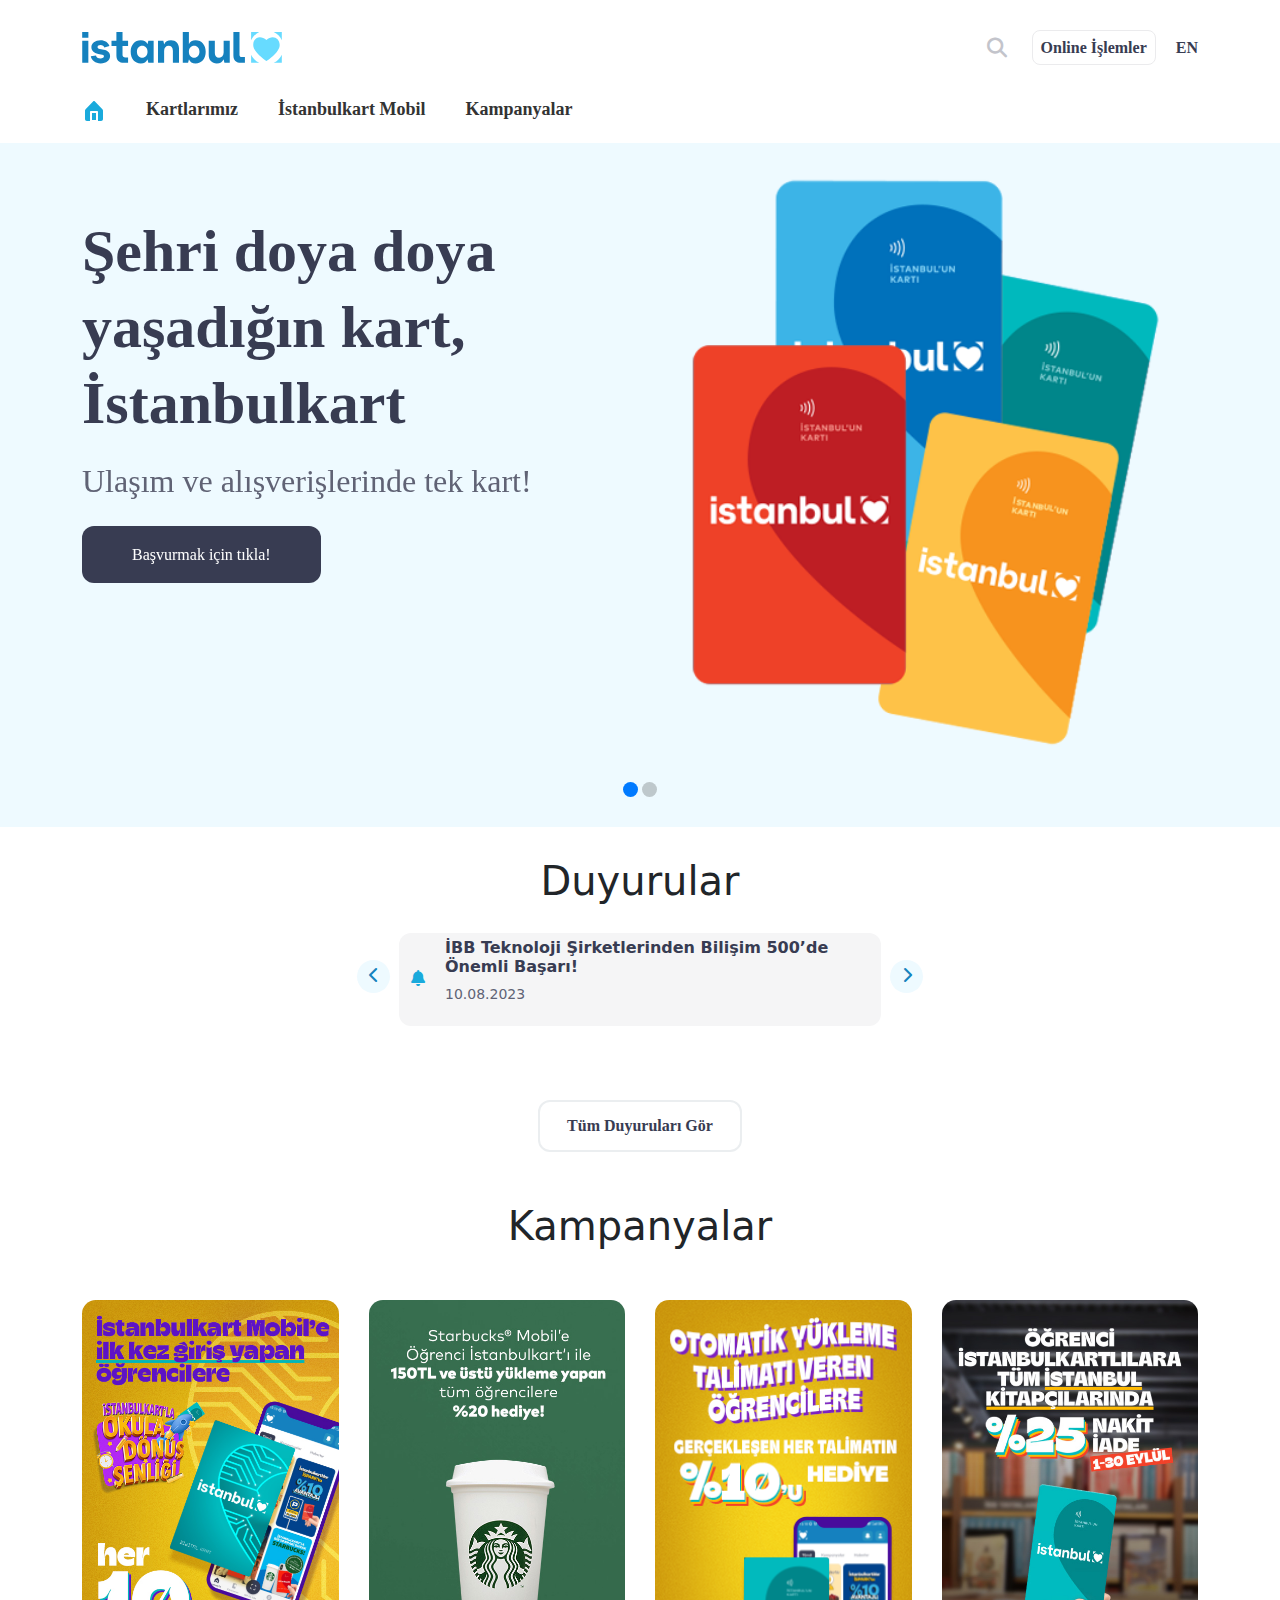
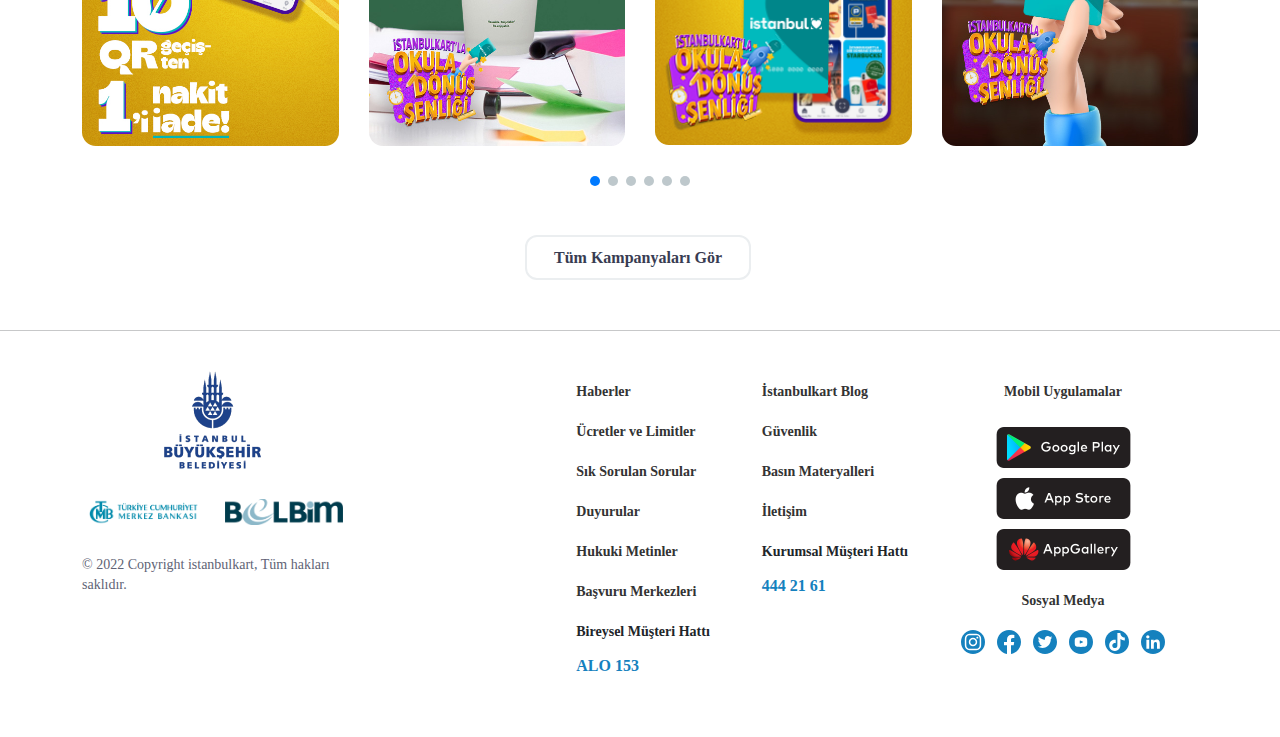
<file: index.html>
<!DOCTYPE html>
<html lang="tr">
    <head>
        <meta charset="UTF-8">
        <meta name="viewport" content="width=device-width, initial-scale=1.0">
        <link rel="icon" href="https://www.istanbulkart.istanbul/icons/favicon.ico">
        <link rel="stylesheet" href="./css/reset.css">
        <link rel="stylesheet" href="https://cdn.jsdelivr.net/npm/bootstrap@5.3.2/dist/css/bootstrap.min.css">
        <link rel="stylesheet" href="https://cdnjs.cloudflare.com/ajax/libs/OwlCarousel2/2.3.4/assets/owl.carousel.css">
        <link rel="stylesheet" href="https://db.onlinewebfonts.com/c/7200c6dd8ac604abe09f5159e53a40c0?family=Mark+Pro">
        <link rel="stylesheet" href="https://cdnjs.cloudflare.com/ajax/libs/font-awesome/6.4.2/css/all.min.css">
        <link rel="stylesheet" href="./css/style.css">
        <title>İstanbulkart</title>
    </head>

    <body>
        <header>
            <div class="background-controller">
                <div class="container">
                    <div class="header-top">
                        <a href="./index.html" class="logo-area">
                            <svg width="200" height="32" viewBox="0 0 200 32" fill="none" xmlns="http://www.w3.org/2000/svg"><path fill-rule="evenodd" clip-rule="evenodd" d="M18.5451 26.5962C20.6 26.5962 21.9402 25.7028 21.9402 24.3624C21.9402 23.4691 21.4934 22.9329 20.2426 22.6649L16.3113 21.9057C11.7994 20.9673 9.38731 18.7341 9.38731 15.2943C9.38731 11.0502 13.1398 8.19129 18.6789 8.14661C22.9229 8.14661 26.4071 10.5142 27.4349 13.9986L22.2975 15.5624C21.9849 13.9986 20.5107 12.9263 18.5451 12.9263C16.7137 12.9263 15.5519 13.7751 15.5519 15.0708C15.5519 16.0533 16.2222 16.7238 17.7409 16.9917L21.6721 17.7955C25.8715 18.5999 28.1048 20.7889 28.1048 24.0498C28.1048 28.4279 24.3078 31.3762 18.6789 31.3762C13.4077 31.3762 9.43181 28.5618 8.80658 24.3624L14.0331 23.5587C14.1672 25.39 15.9987 26.5962 18.5451 26.5962ZM66.3272 30.8401H71.6431V8.6828H66.3272L65.523 12.0778H65.3889C64.6297 9.75488 61.9938 8.14676 58.7775 8.14676C52.7022 8.14676 48.6816 12.7926 48.6816 19.7615C48.6816 26.7304 52.7022 31.3762 58.7775 31.3762C61.9938 31.3762 64.6297 29.7681 65.3889 27.4005H65.523V27.4452L66.3272 30.8401ZM60.2071 13.7306C63.4233 13.7306 65.523 16.1431 65.523 19.7615C65.523 23.3799 63.4233 25.7922 60.2071 25.7922C57.0354 25.7922 54.9357 23.3799 54.9357 19.7615C54.9357 16.1431 57.0354 13.7306 60.2071 13.7306ZM40.5239 23.0225V14.0432L46.0854 14.0432V8.68238L40.5239 8.68238L40.5239 0.105358H34.4036L34.4036 8.68238H29.4897V14.0432H34.4036V23.3798C34.4036 28.1599 37.1734 30.8401 41.9981 30.8401L46.0854 30.8401V25.4346H43.383C41.5958 25.4346 40.5239 24.5413 40.5239 23.0225ZM97.0051 16.5449V30.8402H90.8853V18.6444C90.8853 15.7854 89.1431 13.8647 86.6412 13.8647C83.9162 13.8647 82.1293 15.9197 82.1293 18.9125V30.8402H76.0092V8.68246H81.3251L82.1293 12.1672H82.2635C83.0226 9.75473 85.7032 8.1466 89.0088 8.1466C93.8336 8.1466 97.0051 11.4967 97.0051 16.5449ZM123.696 19.7613C123.696 26.7304 119.676 31.3762 113.6 31.3762C110.384 31.3762 107.748 29.7679 107.034 27.4003H106.899L106.095 30.8401L100.779 30.8401V0.105206L106.899 0.105206V12.0776H107.034C107.748 9.75469 110.384 8.14676 113.6 8.14676C119.676 8.14676 123.696 12.7926 123.696 19.7613ZM117.442 19.7613C117.442 16.1431 115.342 13.7304 112.171 13.7304C108.999 13.7304 106.899 16.1431 106.899 19.7613C106.899 23.3799 108.999 25.792 112.171 25.792C115.342 25.792 117.442 23.3799 117.442 19.7613ZM147.751 8.68238V30.8401H142.436L141.631 27.4002H141.452C140.693 29.7678 138.013 31.3761 134.752 31.3761C129.927 31.3761 126.711 28.0257 126.711 22.9777V8.68238L132.831 8.68238V20.878C132.831 23.7371 134.528 25.6581 137.075 25.6581C139.844 25.6581 141.631 23.648 141.631 20.6101V8.68238H147.751ZM151.392 23.3798C151.392 28.1599 154.161 30.8401 158.986 30.8401L162.917 30.8401V25.0773H159.656C158.316 25.0773 157.512 24.3179 157.512 23.0225V0.105358H151.392V23.3798ZM0.223975 8.68229H6.34385L6.34385 30.84H0.223975L0.223975 8.68229ZM0.19046 5.81217H6.37755V0.105263H0.19046L0.19046 5.81217Z" fill="#1581BE"></path><path fill-rule="evenodd" clip-rule="evenodd" d="M199.81 22.6906C198.13 26.2468 195.253 29.1245 191.696 30.804H199.81V22.6906ZM184.46 7.97384C178.457 2.703 171.225 5.25047 171.225 12.9224C171.225 20.5944 184.46 29.0277 184.46 29.0277C184.46 29.0277 197.696 20.6237 197.696 12.9224C197.696 5.22131 189.731 2.61514 184.46 7.97384ZM177.224 0.105316H169.111V8.21863C170.791 4.66251 173.668 1.78482 177.224 0.105316ZM199.81 0.105354V8.21867C198.13 4.66255 195.253 1.78486 191.696 0.105354H199.81ZM169.111 30.804V22.6906C170.79 26.2468 173.668 29.1245 177.224 30.804H169.111Z" fill="#67DBFF"></path></svg>
                        </a>
                        <div class="search-box">
                            <div class="search-input">
                                <input type="text" name="search" id="searchItem">
                                <div class="close"><i class="fa-solid fa-xmark fa-lg"></i></div>
                            </div>
                            <div class="open-search">
                                <i class="fa-solid fa-magnifying-glass fa-lg"></i>
                            </div>
                        </div>

                        <div class="member-area">
                            <div class="online">
                                <a href="" class="goto-online">Online İşlemler</a>
                            </div>
                            <div class="language">
                                <h2>EN</h2>
                            </div>
                            <div class="open-mobile">
                                <i class="fa-solid fa-bars"></i>
                            </div>
                        </div>
                    </div>

                    <div class="header-bottom">
                        <div class="position-controller">
                            <div class="all-items">
                                <div class="nav-link">
                                    <a href="./index.html" class="link-item">
                                        <svg width="24" height="24" viewBox="0 0 24 24" fill="none" xmlns="http://www.w3.org/2000/svg"><mask id="mask0_822_740" maskUnits="userSpaceOnUse" x="2" y="2" width="19" height="20"><path fill-rule="evenodd" clip-rule="evenodd" d="M12.7099 2.30001L20.4199 10.18C20.7927 10.5666 21.0007 11.0829 20.9999 11.62V20C21.0015 21.063 20.1713 21.9415 19.1099 22H15.9999V13C15.9999 12.4477 15.5522 12 14.9999 12H8.99989C8.4476 12 7.99989 12.4477 7.99989 13V22H4.88989C3.82849 21.9415 2.99828 21.063 2.99989 20V11.62C2.99414 11.0849 3.20304 10.5699 3.57989 10.19L11.2899 2.30001C11.4777 2.1107 11.7332 2.00421 11.9999 2.00421C12.2665 2.00421 12.5221 2.1107 12.7099 2.30001ZM13.9999 14H9.99989V21H13.9999V14Z" fill="white"></path></mask><g mask="url(#mask0_822_740)"><rect width="24" height="24" fill="#1AAADC"></rect></g></svg>
                                    </a>
                                </div>
                                <div class="nav-link">
                                    <a href="./cards.html" class="link-item">Kartlarımız</a>
                                </div>
                                <div class="nav-link">
                                    <a href="./mobile.html" class="link-item">İstanbulkart Mobil</a>
                                </div>
                                <div class="nav-link">
                                    <a href="./campaigns.html" class="link-item">Kampanyalar</a>
                                </div>
                            </div>
                        </div>
                    </div>
                </div>
            </div>
        </header>

        <main>
            <section class="hero-section">
                <div class="background-controller">
                    <div class="slider-area owl-carousel owl-theme">
                        <div class="item">
                            <div class="container">
                                <div class="row">
                                    <div class="col-12 col-lg-6">
                                        <h3 class="card-title">Şehri doya doya yaşadığın kart, İstanbulkart</h3>
                                        <p class="card-info">Ulaşım ve alışverişlerinde tek kart!</p>
                                        <br>
                                        <a href="#" class="card-link">Başvurmak için tıkla!</a>
                                    </div>
                                    <div class="col-12 col-lg-6">
                                        <div class="card-img">
                                            <img src="./images/card.png" alt="">
                                        </div>
                                    </div>
                                </div>
                            </div>
                        </div>

                        <div class="item">
                            <div class="container">
                                <div class="row">
                                    <div class="col-12 col-lg-6">
                                        <h3 class="card-title">İstanbulkart Mobil ile dijital ulaşım çağını yakala!</h3>
                                        <p class="card-info">Ulaşım ödemelerini QR ile kolayca yap, İstanbulkart'ın dijital dünyasında yerini al!</p>
                                        <br>
                                        <a href="#" class="card-link">Hemen indir!</a>
                                    </div>
                                    <div class="col-12 col-lg-6">
                                        <div class="card-img">
                                            <img src="./images/mobile-app.png" alt="">
                                        </div>
                                    </div>
                                </div>
                            </div>
                        </div>
                    </div>
                </div>
            </section>

            <section class="announcement">
                <div class="background-controller">
                    <div class="container">
                        <div class="area-title">
                            <h1>Duyurular</h1>
                        </div>
                        <div class="slider-section owl-carousel owl-theme">
                            <div class="slider-item">
                                <div class="slider-icon">
                                    <i class="fa-solid fa-bell"></i>
                                </div>
                                <div class="slider-text-area">
                                    <h5 class="text-title">
                                        İBB Teknoloji Şirketlerinden Bilişim 500’de Önemli Başarı!
                                    </h5>
                                    <p class="text-history">
                                        10.08.2023
                                    </p>
                                </div>
                            </div>

                            <div class="slider-item">
                                <div class="slider-icon">
                                    <i class="fa-solid fa-bell"></i>
                                </div>
                                <div class="slider-text-area">
                                    <h5 class="text-title">
                                        İstanbulkart'ın Web Sitesi Yenilendi!
                                    </h5>
                                    <p class="text-history">
                                        19.07.2023
                                    </p>
                                </div>
                            </div>

                            <div class="slider-item">
                                <div class="slider-icon">
                                    <i class="fa-solid fa-bell"></i>
                                </div>
                                <div class="slider-text-area">
                                    <h5 class="text-title">
                                        Vizeleme Ücretleri
                                    </h5>
                                    <p class="text-history">
                                        23.06.2023
                                    </p>
                                </div>
                            </div>
                        </div>
                        <div class="see-all-announcement">
                            <a href="">Tüm Duyuruları Gör</a>
                        </div>
                    </div>
                </div>
            </section>

            <section class="campaigns">
                <div class="background-controller">
                    <div class="container">
                        <div class="area-title">
                            <h1>Kampanyalar</h1>
                        </div>
                        <div class="slider-area owl-carousel owl-theme">
                            <div class="item">
                                <div class="campaing-img">
                                    <a href="">
                                        <img src="./images/campaigns/1.jpg" alt="">
                                    </a>
                                </div>
                            </div>
                            <div class="item">
                                <div class="campaing-img">
                                    <a href="">
                                        <img src="./images/campaigns/2.jpg" alt="">
                                    </a>
                                </div>
                            </div>
                            <div class="item">
                                <div class="campaing-img">
                                    <a href="">
                                        <img src="./images/campaigns/3.png" alt="">
                                    </a>
                                </div>
                            </div>
                            <div class="item">
                                <div class="campaing-img">
                                    <a href="">
                                        <img src="./images/campaigns/4.jpg" alt="">
                                    </a>
                                </div>
                            </div>
                            <div class="item">
                                <div class="campaing-img">
                                    <a href="">
                                        <img src="./images/campaigns/5.png" alt="">
                                    </a>
                                </div>
                            </div>
                            <div class="item">
                                <div class="campaing-img">
                                    <a href="">
                                        <img src="./images/campaigns/6.png" alt="">
                                    </a>
                                </div>
                            </div>
                            <div class="item">
                                <div class="campaing-img">
                                    <a href="">
                                        <img src="./images/campaigns/7.png" alt="">
                                    </a>
                                </div>
                            </div>
                            <div class="item">
                                <div class="campaing-img">
                                    <a href="">
                                        <img src="./images/campaigns/8.png" alt="">
                                    </a>
                                </div>
                            </div>
                            <div class="item">
                                <div class="campaing-img">
                                    <a href="">
                                        <img src="./images/campaigns/9.png" alt="">
                                    </a>
                                </div>
                            </div>
                        </div>
                        <a href="" class="see-all-campaings">Tüm Kampanyaları Gör</a>
                    </div>
                </div>
            </section>

            <section class="mobile-menu">
                <div class="logo-area">
                    <a href="index.html">
                        <svg width="125" height="20" viewBox="0 0 125 20" fill="none" xmlns="http://www.w3.org/2000/svg"><path fill-rule="evenodd" clip-rule="evenodd" d="M11.5906 16.6227C12.875 16.6227 13.7126 16.0644 13.7126 15.2266C13.7126 14.6683 13.4333 14.3331 12.6516 14.1657L10.1946 13.6911C7.3746 13.1046 5.86705 11.7089 5.86705 9.559C5.86705 6.90649 8.21234 5.11965 11.6743 5.09172C14.3268 5.09172 16.5044 6.57146 17.1468 8.74919L13.9359 9.72657C13.7406 8.74919 12.8191 8.07902 11.5906 8.07902C10.446 8.07902 9.7199 8.60954 9.7199 9.41935C9.7199 10.0334 10.1388 10.4525 11.088 10.6199L13.5451 11.1223C16.1696 11.625 17.5655 12.9932 17.5655 15.0312C17.5655 17.7675 15.1924 19.6102 11.6743 19.6102C8.3798 19.6102 5.89486 17.8512 5.5041 15.2266L8.77068 14.7243C8.85447 15.8689 9.99918 16.6227 11.5906 16.6227ZM41.4545 19.2752L44.7769 19.2752V5.42684H41.4545L40.9519 7.5487H40.8681C40.3935 6.09689 38.7461 5.09181 36.7359 5.09181C32.9388 5.09181 30.426 7.99544 30.426 12.351C30.426 16.7066 32.9388 19.6102 36.7359 19.6102C38.7461 19.6102 40.3935 18.6051 40.8681 17.1254H40.9519V17.1533L41.4545 19.2752ZM37.6294 8.58171C39.6396 8.58171 40.9519 10.0895 40.9519 12.351C40.9519 14.6125 39.6396 16.1202 37.6294 16.1202C35.6471 16.1202 34.3348 14.6125 34.3348 12.351C34.3348 10.0895 35.6471 8.58171 37.6294 8.58171ZM25.3274 14.3892V8.77707H28.8033V5.42658H25.3274L25.3274 0.0659389H21.5023L21.5023 5.42658H18.4311V8.77707H21.5023V14.6125C21.5023 17.6 23.2334 19.2752 26.2488 19.2752H28.8033V15.8967H27.1144C25.9973 15.8967 25.3274 15.3384 25.3274 14.3892ZM60.6282 10.3406V19.2752H56.8033V11.6528C56.8033 9.86598 55.7144 8.66552 54.1507 8.66552C52.4476 8.66552 51.3308 9.94988 51.3308 11.8204V19.2752H47.5057V5.42663H50.8282L51.3308 7.60458H51.4147C51.8891 6.09679 53.5645 5.09172 55.6305 5.09172C58.646 5.09172 60.6282 7.18554 60.6282 10.3406ZM77.3101 12.3509C77.3101 16.7066 74.7972 19.6102 71.0003 19.6102C68.9897 19.6102 67.3425 18.605 66.8959 17.1253H66.812L66.3094 19.2752H62.9871V0.0658436H66.812V7.54859H66.8959C67.3425 6.09677 68.9897 5.09181 71.0003 5.09181C74.7972 5.09181 77.3101 7.99545 77.3101 12.3509ZM73.4013 12.3509C73.4013 10.0895 72.089 8.58159 70.1068 8.58159C68.1242 8.58159 66.812 10.0895 66.812 12.3509C66.812 14.6125 68.1242 16.1201 70.1068 16.1201C72.089 16.1201 73.4013 14.6125 73.4013 12.3509ZM92.3445 5.42658V19.2752H89.0222L88.5196 17.1252H88.4078C87.9333 18.605 86.2578 19.6102 84.2199 19.6102C81.2044 19.6102 79.1943 17.5161 79.1943 14.3611V5.42658L83.0192 5.42658V13.0488C83.0192 14.8358 84.0801 16.0364 85.6716 16.0364C87.4028 16.0364 88.5196 14.7801 88.5196 12.8814V5.42658H92.3445ZM94.6197 14.6125C94.6197 17.6 96.3508 19.2752 99.3662 19.2752L101.823 19.2752V15.6734H99.785C98.9475 15.6734 98.4449 15.1988 98.4449 14.3892V0.0659389H94.6197V14.6125ZM0.139965 5.42652H3.96489L3.96489 19.2751H0.139965L0.139965 5.42652ZM0.119019 3.6327H3.98595L3.98595 0.0658779H0.119019L0.119019 3.6327Z" fill="white"></path><path fill-rule="evenodd" clip-rule="evenodd" d="M124.881 14.1816C123.831 16.4042 122.033 18.2027 119.81 19.2524L124.881 19.2524V14.1816ZM115.288 4.98362C111.536 1.68934 107.016 3.28151 107.016 8.07648C107.016 12.8714 115.288 18.1423 115.288 18.1423C115.288 18.1423 123.56 12.8898 123.56 8.07648C123.56 3.26329 118.582 1.63443 115.288 4.98362ZM110.765 0.0657921H105.694V5.13661C106.744 2.91404 108.543 1.11548 110.765 0.0657921ZM124.881 0.065815V5.13664C123.831 2.91406 122.033 1.11551 119.81 0.065815L124.881 0.065815ZM105.694 19.2524V14.1816C106.744 16.4042 108.543 18.2028 110.765 19.2524H105.694Z" fill="white"></path></svg>
                    </a>
                    <div class="close-btn">
                        <i class="fa-solid fa-xmark"></i>
                    </div>
                </div>
                <div class="container">
                    <div class="nav-links">
                        <a href="" class="link-item">Online İşlemler</a>
                        <a href="./campaigns.html" class="link-item">Kampanyalar</a>
                        <a href="./mobile.html" class="link-item">İstanbulkart Mobil</a>
                        <a href="./cards.html" class="link-item">Kartlarımız</a>
                    </div>
                </div>
            </section>
        </main>

        <footer>
            <hr class="footer-line">
            <div class="container">
                <div class="row">
                    <div class="footer-left col-12 col-lg-3">
                        <div class="logo-area">
                            <div class="ibb-logo">
                                <img src="./images/footer-img/ibb.webp" alt="">
                            </div>
                            <div class="tcmb-belbim">
                                <div class="tcmb">
                                    <img class="tcmb-img" src="./images/footer-img/tcmb.webp" alt="">
                                </div>
                                <div class="belbim">
                                    <img class="belbim-img" src="./images/footer-img/belbim.webp" alt="">
                                </div>
                            </div>
                            <div class="copyright">
                                <p>© 2022 Copyright istanbulkart, Tüm hakları saklıdır.</p>
                            </div>
                        </div>
                    </div>

                    <div class="footer-right col-12 col-lg-9">
                        <div class="footer-links">
                            <nav>
                                <ul>
                                    <li>
                                        <a href="">Haberler</a>
                                    </li>
                                    <li>
                                        <a href="">Ücretler ve Limitler</a>
                                    </li>
                                    <li>
                                        <a href="">Sık Sorulan Sorular</a>
                                    </li>
                                    <li>
                                        <a href="">Duyurular</a>
                                    </li>
                                    <li>
                                        <a href="">Hukuki Metinler</a>
                                    </li>
                                    <li>
                                        <a href="">Başvuru Merkezleri</a>
                                    </li>
                                    <li>
                                        <p>Bireysel Müşteri Hattı</p>
                                        <p class="telefon">ALO 153</p>
                                    </li>
                                </ul>
                            </nav>
                        </div>
                        <div class="footer-links">
                            <nav>
                                <ul>
                                    <li>
                                        <a href="">İstanbulkart Blog</a>
                                    </li>
                                    <li>
                                        <a href="">Güvenlik</a>
                                    </li>
                                    <li>
                                        <a href="">Basın Materyalleri</a>
                                    </li>
                                    <li>
                                        <a href="">İletişim</a>
                                    </li>
                                    <li>
                                        <p>Kurumsal Müşteri Hattı</p>
                                        <p class="telefon">444 21 61</p>
                                    </li>
                                </ul>
                            </nav>
                        </div>
                        <div class="icons">
                            <div class="icons-container">
                                <p class="icon-title">Mobil Uygulamalar</p>
                                <div class="icon">
                                    <a href="">
                                        <img class="icon-img" src="./images/footer-img/google_play.png" alt="">
                                    </a>
                                </div>
                                <div class="icon">
                                    <a href="">
                                        <img class="icon-img" src="./images/footer-img/app_store.png" alt="">
                                    </a>
                                </div>
                                <div class="icon">
                                    <a href="">
                                        <img class="icon-img" src="./images/footer-img/app_gallery.png" alt="">
                                    </a>
                                </div>
                                <div class="social-media">
                                    <p>Sosyal Medya</p>
                                    <a href="">
                                        <svg width="32" height="32" viewBox="0 0 32 32" fill="none" xmlns="http://www.w3.org/2000/svg"><g clip-path="url(#clip0_822_1053)"><path d="M16 28C9.3736 28 4 22.6264 4 16C4 9.3736 9.3736 4 16 4C22.6264 4 28 9.3736 28 16C28 22.6264 22.6264 28 16 28Z" fill="#1581BE"></path><path d="M15.9999 9.28484C18.1863 9.28484 18.4455 9.29204 19.3095 9.33284C20.1087 9.36884 20.5431 9.50324 20.8311 9.61604C21.2127 9.76484 21.4863 9.94244 21.7719 10.228C22.0575 10.5136 22.2351 10.7872 22.3839 11.1688C22.4967 11.4568 22.6287 11.8912 22.6671 12.6904C22.7055 13.5544 22.7151 13.8136 22.7151 16C22.7151 18.1864 22.7079 18.4456 22.6671 19.3096C22.6311 20.1088 22.4967 20.5432 22.3839 20.8312C22.2351 21.2128 22.0575 21.4864 21.7719 21.772C21.4863 22.0576 21.2127 22.2352 20.8311 22.384C20.5431 22.4968 20.1087 22.6288 19.3095 22.6672C18.4455 22.7056 18.1863 22.7152 15.9999 22.7152C13.8135 22.7152 13.5543 22.708 12.6903 22.6672C11.8911 22.6312 11.4567 22.4968 11.1687 22.384C10.7871 22.2352 10.5135 22.0576 10.2279 21.772C9.94227 21.4864 9.76467 21.2128 9.61587 20.8312C9.50307 20.5432 9.37107 20.1088 9.33267 19.3096C9.29427 18.4456 9.28467 18.1864 9.28467 16C9.28467 13.8136 9.29187 13.5544 9.33267 12.6904C9.36867 11.8912 9.50307 11.4568 9.61587 11.1688C9.76467 10.7872 9.94227 10.5136 10.2279 10.228C10.5135 9.94244 10.7871 9.76484 11.1687 9.61604C11.4567 9.50324 11.8911 9.37124 12.6903 9.33284C13.5543 9.29204 13.8135 9.28484 15.9999 9.28484ZM15.9999 7.80884C13.7751 7.80884 13.4967 7.81844 12.6231 7.85924C11.7519 7.90004 11.1567 8.03684 10.6335 8.24084C10.0959 8.44724 9.63747 8.72804 9.18387 9.18404C8.72787 9.64004 8.44947 10.096 8.23827 10.636C8.03667 11.1568 7.89747 11.752 7.85667 12.6256C7.81587 13.4992 7.80627 13.7776 7.80627 16.0024C7.80627 18.2272 7.81587 18.5056 7.85667 19.3792C7.89747 20.2504 8.03427 20.8456 8.23827 21.3688C8.44707 21.904 8.72787 22.3624 9.18387 22.816C9.63987 23.272 10.0959 23.5504 10.6359 23.7616C11.1567 23.9632 11.7519 24.1024 12.6255 24.1432C13.4991 24.184 13.7775 24.1936 16.0023 24.1936C18.2271 24.1936 18.5055 24.184 19.3791 24.1432C20.2503 24.1024 20.8455 23.9656 21.3687 23.7616C21.9039 23.5528 22.3623 23.272 22.8159 22.816C23.2719 22.36 23.5503 21.904 23.7615 21.364C23.9631 20.8432 24.1023 20.248 24.1431 19.3744C24.1839 18.5008 24.1935 18.2224 24.1935 15.9976C24.1935 13.7728 24.1839 13.4944 24.1431 12.6208C24.1023 11.7496 23.9655 11.1544 23.7615 10.6312C23.5527 10.096 23.2719 9.63764 22.8159 9.18404C22.3599 8.72804 21.9039 8.44964 21.3639 8.23844C20.8431 8.03684 20.2479 7.89764 19.3743 7.85684C18.5031 7.81844 18.2247 7.80884 15.9999 7.80884Z" fill="white"></path><path d="M15.9998 11.7928C13.6766 11.7928 11.7926 13.6768 11.7926 16C11.7926 18.3232 13.6766 20.2072 15.9998 20.2072C18.323 20.2072 20.207 18.3232 20.207 16C20.207 13.6768 18.323 11.7928 15.9998 11.7928ZM15.9998 18.7312C14.4926 18.7312 13.2686 17.5096 13.2686 16C13.2686 14.4904 14.4926 13.2688 15.9998 13.2688C17.507 13.2688 18.731 14.4904 18.731 16C18.731 17.5096 17.507 18.7312 15.9998 18.7312Z" fill="white"></path><path d="M20.3725 12.6113C20.916 12.6113 21.3565 12.1708 21.3565 11.6273C21.3565 11.0839 20.916 10.6433 20.3725 10.6433C19.8291 10.6433 19.3885 11.0839 19.3885 11.6273C19.3885 12.1708 19.8291 12.6113 20.3725 12.6113Z" fill="white"></path></g><defs><clipPath id="clip0_822_1053"><rect width="24" height="24" fill="white" transform="translate(4 4)"></rect></clipPath></defs></svg>
                                    </a>
                                    <a href="">
                                        <svg width="32" height="32" viewBox="0 0 32 32" fill="none" xmlns="http://www.w3.org/2000/svg"><g clip-path="url(#clip0_822_1061)"><path fill-rule="evenodd" clip-rule="evenodd" d="M4 16.067C4 22.033 8.333 26.994 14 28V19.333H11V16H14V13.333C14 10.333 15.933 8.667 18.667 8.667C19.533 8.667 20.467 8.8 21.333 8.933V12H19.8C18.333 12 18 12.733 18 13.667V16H21.2L20.667 19.333H18V28C23.667 26.994 28 22.034 28 16.067C28 9.43 22.6 4 16 4C9.4 4 4 9.43 4 16.067Z" fill="#1581BE"></path></g><defs><clipPath id="clip0_822_1061"><rect width="24" height="24" fill="white" transform="translate(4 4)"></rect></clipPath></defs></svg>
                                    </a>
                                    <a href="">
                                        <svg width="32" height="32" viewBox="0 0 32 32" fill="none" xmlns="http://www.w3.org/2000/svg"><g clip-path="url(#clip0_822_1066)"><path d="M16 4C9.37321 4 4 9.37321 4 16C4 22.6268 9.37321 28 16 28C22.6268 28 28 22.6268 28 16C28 9.37321 22.6268 4 16 4ZM21.767 13.0455C21.775 13.1714 21.775 13.3027 21.775 13.4313C21.775 17.3634 18.7804 21.8929 13.308 21.8929C11.6205 21.8929 10.0563 21.4027 8.73839 20.5589C8.97946 20.5857 9.20982 20.5964 9.45625 20.5964C10.8491 20.5964 12.1295 20.125 13.15 19.3268C11.8429 19.3 10.7446 18.4429 10.3696 17.2643C10.8277 17.3313 11.2402 17.3313 11.7116 17.2107C11.0386 17.074 10.4336 16.7084 9.99951 16.1762C9.56542 15.644 9.32898 14.9779 9.33036 14.2911V14.2536C9.72411 14.4759 10.1875 14.6125 10.6723 14.6313C10.2648 14.3596 9.93051 13.9916 9.69923 13.5599C9.46794 13.1282 9.34676 12.646 9.34643 12.1562C9.34643 11.6018 9.49107 11.0955 9.75089 10.6562C10.498 11.5759 11.4302 12.3281 12.487 12.8638C13.5437 13.3996 14.7014 13.707 15.8848 13.7661C15.4643 11.7438 16.975 10.1071 18.7911 10.1071C19.6482 10.1071 20.4196 10.4661 20.9634 11.0446C21.6357 10.9188 22.2786 10.667 22.8518 10.3295C22.6295 11.0179 22.1634 11.5991 21.5446 11.9661C22.1446 11.9018 22.7232 11.7357 23.2589 11.5027C22.8545 12.0973 22.3482 12.625 21.767 13.0455Z" fill="#1581BE"></path></g><defs><clipPath id="clip0_822_1066"><rect width="24" height="24" fill="white" transform="translate(4 4)"></rect></clipPath></defs></svg>
                                    </a>
                                    <a href="">
                                        <svg width="32" height="32" viewBox="0 0 32 32" fill="none" xmlns="http://www.w3.org/2000/svg"><g clip-path="url(#clip0_822_1070)"><path d="M18.0037 15.7913L15.1963 14.4813C14.9513 14.3675 14.75 14.495 14.75 14.7662V17.2338C14.75 17.505 14.9513 17.6325 15.1963 17.5188L18.0025 16.2087C18.2488 16.0938 18.2487 15.9063 18.0037 15.7913ZM16 4C9.3725 4 4 9.3725 4 16C4 22.6275 9.3725 28 16 28C22.6275 28 28 22.6275 28 16C28 9.3725 22.6275 4 16 4ZM16 20.875C9.8575 20.875 9.75 20.3213 9.75 16C9.75 11.6788 9.8575 11.125 16 11.125C22.1425 11.125 22.25 11.6788 22.25 16C22.25 20.3213 22.1425 20.875 16 20.875Z" fill="#1581BE"></path></g><defs><clipPath id="clip0_822_1070"><rect width="24" height="24" fill="white" transform="translate(4 4)"></rect></clipPath></defs></svg>
                                    </a>
                                    <a href="">
                                        <svg width="32" height="32" viewBox="0 0 32 32" fill="none" xmlns="http://www.w3.org/2000/svg"><g clip-path="url(#clip0_1308_18335)"><path d="M16 28C9.3736 28 4 22.6264 4 16C4 9.3736 9.3736 4 16 4C22.6264 4 28 9.3736 28 16C28 22.6264 22.6264 28 16 28Z" fill="#1581BE"></path><path d="M16.3943 7.03286C17.374 7.0177 18.3481 7.02668 19.321 7.0177C19.38 8.16357 19.792 9.33077 20.6308 10.1409C21.4679 10.9713 22.6519 11.3513 23.804 11.4799V14.4942C22.7244 14.4588 21.6397 14.2343 20.66 13.7694C20.2333 13.5763 19.8358 13.3276 19.4468 13.0732C19.4417 15.2605 19.4557 17.445 19.4327 19.6234C19.3743 20.6699 19.0291 21.7113 18.4205 22.5737C17.4414 24.0092 15.7419 24.9451 13.9965 24.9743C12.9258 25.0355 11.8563 24.7436 10.944 24.2057C9.43207 23.3142 8.36817 21.6821 8.21322 19.9305C8.1937 19.5595 8.1907 19.1878 8.20423 18.8166C8.33897 17.3923 9.04356 16.0297 10.1372 15.1028C11.3768 14.0232 13.1133 13.5089 14.7392 13.8132C14.7544 14.922 14.71 16.0297 14.71 17.1385C13.9673 16.8982 13.0993 16.9656 12.4503 17.4164C11.9755 17.7292 11.6166 18.1894 11.4291 18.7262C11.2741 19.1057 11.3185 19.5274 11.3274 19.9305C11.5054 21.1589 12.6866 22.1913 13.9476 22.0796C14.7836 22.0706 15.5847 21.5856 16.0204 20.8754C16.1613 20.6266 16.3191 20.3723 16.3275 20.0798C16.401 18.7408 16.3718 17.4074 16.3808 16.0684C16.387 13.0508 16.3713 10.041 16.3943 7.03286Z" fill="white"></path></g><defs><clipPath id="clip0_1308_18335"><rect width="24" height="24" fill="white" transform="translate(4 4)"></rect></clipPath></defs></svg>
                                    </a>
                                    <a href="">
                                        <svg width="32" height="32" viewBox="0 0 32 32" fill="none" xmlns="http://www.w3.org/2000/svg"><g clip-path="url(#clip0_1308_18340)"><path d="M16 28C9.3736 28 4 22.6264 4 16C4 9.3736 9.3736 4 16 4C22.6264 4 28 9.3736 28 16C28 22.6264 22.6264 28 16 28Z" fill="#1581BE"></path><path d="M9.39481 13.7099H12.2248V22.8099H9.39481V13.7099ZM10.8148 9.18994C11.7248 9.18994 12.4548 9.91994 12.4548 10.8299C12.4548 11.7399 11.7248 12.4699 10.8148 12.4699C9.9048 12.4699 9.1748 11.7299 9.1748 10.8299C9.1748 9.92994 9.9048 9.18994 10.8148 9.18994Z" fill="white"></path><path d="M14.0051 13.71H16.7151V14.95H16.7551C17.1351 14.23 18.0551 13.48 19.4351 13.48C22.2951 13.48 22.8251 15.36 22.8251 17.81V22.8H19.9951V18.38C19.9951 17.32 19.9751 15.97 18.5251 15.97C17.0751 15.97 16.8251 17.12 16.8251 18.31V22.81H13.9951V13.71H14.0051Z" fill="white"></path></g><defs><clipPath id="clip0_1308_18340"><rect width="24" height="24" fill="white" transform="translate(4 4)"></rect></clipPath></defs></svg>
                                    </a>
                                </div>
                            </div>
                        </div>
                    </div>
                </div>
            </div>
        </footer>

        <script src="https://ajax.googleapis.com/ajax/libs/jquery/3.7.1/jquery.min.js"></script>
        <script src="https://cdnjs.cloudflare.com/ajax/libs/OwlCarousel2/2.3.4/owl.carousel.min.js"></script>
        <script src="https://cdn.jsdelivr.net/npm/bootstrap@5.3.2/dist/js/bootstrap.bundle.min.js"></script>
        <script src="./js/app.js"></script>
    </body>
</html>
</file>
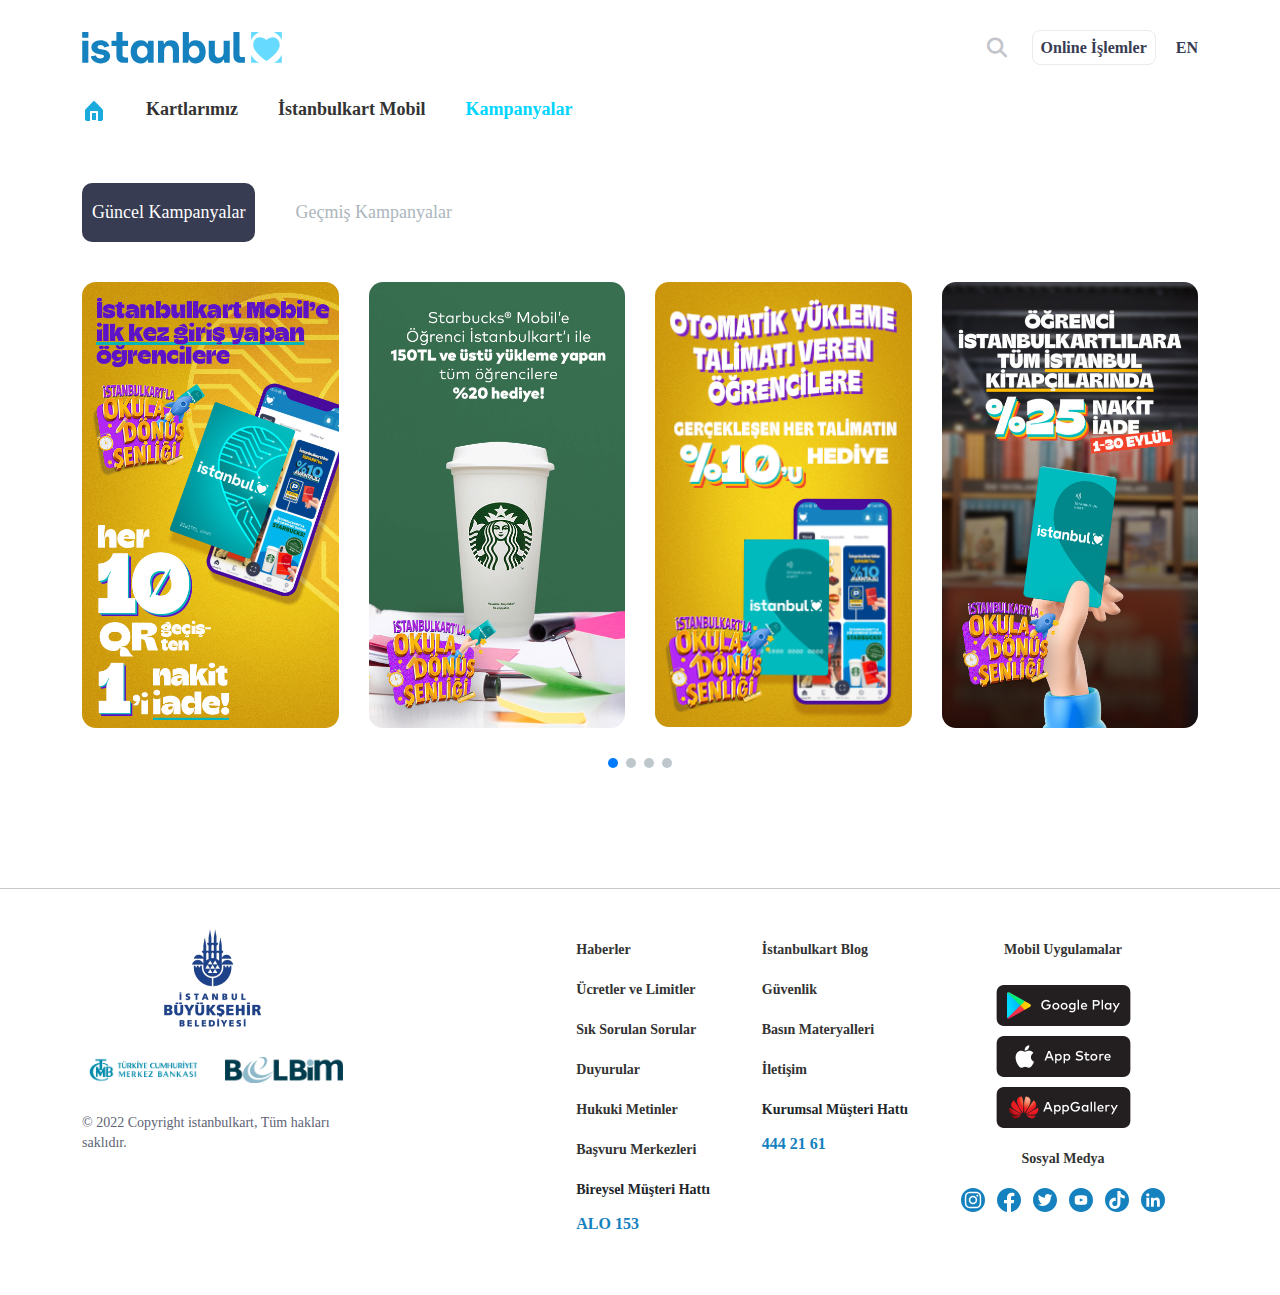
<file: campaigns.html>
<!DOCTYPE html>
<html lang="tr">
    <head>
        <meta charset="UTF-8">
        <meta name="viewport" content="width=device-width, initial-scale=1.0">
        <link rel="icon" href="https://www.istanbulkart.istanbul/icons/favicon.ico">
        <link rel="stylesheet" href="./css/reset.css">
        <link rel="stylesheet" href="https://cdn.jsdelivr.net/npm/bootstrap@5.3.2/dist/css/bootstrap.min.css">
        <link rel="stylesheet" href="https://cdnjs.cloudflare.com/ajax/libs/OwlCarousel2/2.3.4/assets/owl.carousel.css">
        <link rel="stylesheet" href="https://db.onlinewebfonts.com/c/7200c6dd8ac604abe09f5159e53a40c0?family=Mark+Pro">
        <link rel="stylesheet" href="https://cdnjs.cloudflare.com/ajax/libs/font-awesome/6.4.2/css/all.min.css">
        <link rel="stylesheet" href="./css/campaigns.css">
        <title>Kampanyalar</title>
    </head>

    <body>
        <header>
            <div class="background-controller">
                <div class="container">
                    <div class="header-top">
                        <a href="./index.html" class="logo-area">
                            <svg width="200" height="32" viewBox="0 0 200 32" fill="none" xmlns="http://www.w3.org/2000/svg"><path fill-rule="evenodd" clip-rule="evenodd" d="M18.5451 26.5962C20.6 26.5962 21.9402 25.7028 21.9402 24.3624C21.9402 23.4691 21.4934 22.9329 20.2426 22.6649L16.3113 21.9057C11.7994 20.9673 9.38731 18.7341 9.38731 15.2943C9.38731 11.0502 13.1398 8.19129 18.6789 8.14661C22.9229 8.14661 26.4071 10.5142 27.4349 13.9986L22.2975 15.5624C21.9849 13.9986 20.5107 12.9263 18.5451 12.9263C16.7137 12.9263 15.5519 13.7751 15.5519 15.0708C15.5519 16.0533 16.2222 16.7238 17.7409 16.9917L21.6721 17.7955C25.8715 18.5999 28.1048 20.7889 28.1048 24.0498C28.1048 28.4279 24.3078 31.3762 18.6789 31.3762C13.4077 31.3762 9.43181 28.5618 8.80658 24.3624L14.0331 23.5587C14.1672 25.39 15.9987 26.5962 18.5451 26.5962ZM66.3272 30.8401H71.6431V8.6828H66.3272L65.523 12.0778H65.3889C64.6297 9.75488 61.9938 8.14676 58.7775 8.14676C52.7022 8.14676 48.6816 12.7926 48.6816 19.7615C48.6816 26.7304 52.7022 31.3762 58.7775 31.3762C61.9938 31.3762 64.6297 29.7681 65.3889 27.4005H65.523V27.4452L66.3272 30.8401ZM60.2071 13.7306C63.4233 13.7306 65.523 16.1431 65.523 19.7615C65.523 23.3799 63.4233 25.7922 60.2071 25.7922C57.0354 25.7922 54.9357 23.3799 54.9357 19.7615C54.9357 16.1431 57.0354 13.7306 60.2071 13.7306ZM40.5239 23.0225V14.0432L46.0854 14.0432V8.68238L40.5239 8.68238L40.5239 0.105358H34.4036L34.4036 8.68238H29.4897V14.0432H34.4036V23.3798C34.4036 28.1599 37.1734 30.8401 41.9981 30.8401L46.0854 30.8401V25.4346H43.383C41.5958 25.4346 40.5239 24.5413 40.5239 23.0225ZM97.0051 16.5449V30.8402H90.8853V18.6444C90.8853 15.7854 89.1431 13.8647 86.6412 13.8647C83.9162 13.8647 82.1293 15.9197 82.1293 18.9125V30.8402H76.0092V8.68246H81.3251L82.1293 12.1672H82.2635C83.0226 9.75473 85.7032 8.1466 89.0088 8.1466C93.8336 8.1466 97.0051 11.4967 97.0051 16.5449ZM123.696 19.7613C123.696 26.7304 119.676 31.3762 113.6 31.3762C110.384 31.3762 107.748 29.7679 107.034 27.4003H106.899L106.095 30.8401L100.779 30.8401V0.105206L106.899 0.105206V12.0776H107.034C107.748 9.75469 110.384 8.14676 113.6 8.14676C119.676 8.14676 123.696 12.7926 123.696 19.7613ZM117.442 19.7613C117.442 16.1431 115.342 13.7304 112.171 13.7304C108.999 13.7304 106.899 16.1431 106.899 19.7613C106.899 23.3799 108.999 25.792 112.171 25.792C115.342 25.792 117.442 23.3799 117.442 19.7613ZM147.751 8.68238V30.8401H142.436L141.631 27.4002H141.452C140.693 29.7678 138.013 31.3761 134.752 31.3761C129.927 31.3761 126.711 28.0257 126.711 22.9777V8.68238L132.831 8.68238V20.878C132.831 23.7371 134.528 25.6581 137.075 25.6581C139.844 25.6581 141.631 23.648 141.631 20.6101V8.68238H147.751ZM151.392 23.3798C151.392 28.1599 154.161 30.8401 158.986 30.8401L162.917 30.8401V25.0773H159.656C158.316 25.0773 157.512 24.3179 157.512 23.0225V0.105358H151.392V23.3798ZM0.223975 8.68229H6.34385L6.34385 30.84H0.223975L0.223975 8.68229ZM0.19046 5.81217H6.37755V0.105263H0.19046L0.19046 5.81217Z" fill="#1581BE"></path><path fill-rule="evenodd" clip-rule="evenodd" d="M199.81 22.6906C198.13 26.2468 195.253 29.1245 191.696 30.804H199.81V22.6906ZM184.46 7.97384C178.457 2.703 171.225 5.25047 171.225 12.9224C171.225 20.5944 184.46 29.0277 184.46 29.0277C184.46 29.0277 197.696 20.6237 197.696 12.9224C197.696 5.22131 189.731 2.61514 184.46 7.97384ZM177.224 0.105316H169.111V8.21863C170.791 4.66251 173.668 1.78482 177.224 0.105316ZM199.81 0.105354V8.21867C198.13 4.66255 195.253 1.78486 191.696 0.105354H199.81ZM169.111 30.804V22.6906C170.79 26.2468 173.668 29.1245 177.224 30.804H169.111Z" fill="#67DBFF"></path></svg>
                        </a>
                        <div class="search-box">
                            <div class="search-input">
                                <input type="text" name="search" id="searchItem">
                                <div class="close"><i class="fa-solid fa-xmark fa-lg"></i></div>
                            </div>
                            <div class="open-search">
                                <i class="fa-solid fa-magnifying-glass fa-lg"></i>
                            </div>
                        </div>

                        <div class="member-area">
                            <div class="online">
                                <a href="" class="goto-online">Online İşlemler</a>
                            </div>
                            <div class="language">
                                <h2>EN</h2>
                            </div>
                            <div class="open-mobile">
                                <i class="fa-solid fa-bars"></i>
                            </div>
                        </div>
                    </div>

                    <div class="header-bottom">
                        <div class="position-controller">
                            <div class="all-items">
                                <div class="nav-link">
                                    <a href="./index.html" class="link-item">
                                        <svg width="24" height="24" viewBox="0 0 24 24" fill="none" xmlns="http://www.w3.org/2000/svg"><mask id="mask0_822_740" maskUnits="userSpaceOnUse" x="2" y="2" width="19" height="20"><path fill-rule="evenodd" clip-rule="evenodd" d="M12.7099 2.30001L20.4199 10.18C20.7927 10.5666 21.0007 11.0829 20.9999 11.62V20C21.0015 21.063 20.1713 21.9415 19.1099 22H15.9999V13C15.9999 12.4477 15.5522 12 14.9999 12H8.99989C8.4476 12 7.99989 12.4477 7.99989 13V22H4.88989C3.82849 21.9415 2.99828 21.063 2.99989 20V11.62C2.99414 11.0849 3.20304 10.5699 3.57989 10.19L11.2899 2.30001C11.4777 2.1107 11.7332 2.00421 11.9999 2.00421C12.2665 2.00421 12.5221 2.1107 12.7099 2.30001ZM13.9999 14H9.99989V21H13.9999V14Z" fill="white"></path></mask><g mask="url(#mask0_822_740)"><rect width="24" height="24" fill="#1AAADC"></rect></g></svg>
                                    </a>
                                </div>
                                <div class="nav-link">
                                    <a href="./cards.html" class="link-item">Kartlarımız</a>
                                </div>
                                <div class="nav-link">
                                    <a href="./mobile.html" class="link-item">İstanbulkart Mobil</a>
                                </div>
                                <div class="nav-link">
                                    <a href="./campaigns.html" style="color: rgb(0, 213, 255)" class="link-item">Kampanyalar</a>
                                </div>
                            </div>
                        </div>
                    </div>
                </div>
            </div>
        </header>

        <main class="campaigns">
            <div class="container">
                <div class="buttons-area">
                    <button class="button_guncel">Güncel Kampanyalar</button>
                    <button class="button_gecmis">Geçmiş Kampanyalar</button>
                </div>
                <div class="slider-area owl-carousel owl-theme guncel">
                    <div class="item">
                        <a href="">
                            <img src="./images/campaigns/1.jpg" alt="">
                        </a>
                    </div>
                    <div class="item">
                        <a href="">
                            <img src="./images/campaigns/2.jpg" alt="">
                        </a>
                    </div>
                    <div class="item">
                        <a href="">
                            <img src="./images/campaigns/3.png" alt="">
                        </a>
                    </div>
                    <div class="item">
                        <a href="">
                            <img src="./images/campaigns/4.jpg" alt="">
                        </a>
                    </div>
                    <div class="item">
                        <a href="">
                            <img src="./images/campaigns/5.png" alt="">
                        </a>
                    </div>
                    <div class="item">
                        <a href="">
                            <img src="./images/campaigns/6.png" alt="">
                        </a>
                    </div>
                    <div class="item">
                        <a href="">
                            <img src="./images/campaigns/9.png" alt="">
                        </a>
                    </div>
                </div>
                <div class="slider-area owl-carousel owl-theme gecmis">
                    <div class="item">
                        <a href="">
                            <img src="./images/campaigns/7.png" alt="">
                        </a>
                    </div>
                    <div class="item">
                        <a href="">
                            <img src="./images/campaigns/8.png" alt="">
                        </a>
                    </div>
                </div>
            </div>

            <section class="mobile-menu">
                <div class="logo-area">
                    <a href="index.html">
                        <svg width="125" height="20" viewBox="0 0 125 20" fill="none" xmlns="http://www.w3.org/2000/svg"><path fill-rule="evenodd" clip-rule="evenodd" d="M11.5906 16.6227C12.875 16.6227 13.7126 16.0644 13.7126 15.2266C13.7126 14.6683 13.4333 14.3331 12.6516 14.1657L10.1946 13.6911C7.3746 13.1046 5.86705 11.7089 5.86705 9.559C5.86705 6.90649 8.21234 5.11965 11.6743 5.09172C14.3268 5.09172 16.5044 6.57146 17.1468 8.74919L13.9359 9.72657C13.7406 8.74919 12.8191 8.07902 11.5906 8.07902C10.446 8.07902 9.7199 8.60954 9.7199 9.41935C9.7199 10.0334 10.1388 10.4525 11.088 10.6199L13.5451 11.1223C16.1696 11.625 17.5655 12.9932 17.5655 15.0312C17.5655 17.7675 15.1924 19.6102 11.6743 19.6102C8.3798 19.6102 5.89486 17.8512 5.5041 15.2266L8.77068 14.7243C8.85447 15.8689 9.99918 16.6227 11.5906 16.6227ZM41.4545 19.2752L44.7769 19.2752V5.42684H41.4545L40.9519 7.5487H40.8681C40.3935 6.09689 38.7461 5.09181 36.7359 5.09181C32.9388 5.09181 30.426 7.99544 30.426 12.351C30.426 16.7066 32.9388 19.6102 36.7359 19.6102C38.7461 19.6102 40.3935 18.6051 40.8681 17.1254H40.9519V17.1533L41.4545 19.2752ZM37.6294 8.58171C39.6396 8.58171 40.9519 10.0895 40.9519 12.351C40.9519 14.6125 39.6396 16.1202 37.6294 16.1202C35.6471 16.1202 34.3348 14.6125 34.3348 12.351C34.3348 10.0895 35.6471 8.58171 37.6294 8.58171ZM25.3274 14.3892V8.77707H28.8033V5.42658H25.3274L25.3274 0.0659389H21.5023L21.5023 5.42658H18.4311V8.77707H21.5023V14.6125C21.5023 17.6 23.2334 19.2752 26.2488 19.2752H28.8033V15.8967H27.1144C25.9973 15.8967 25.3274 15.3384 25.3274 14.3892ZM60.6282 10.3406V19.2752H56.8033V11.6528C56.8033 9.86598 55.7144 8.66552 54.1507 8.66552C52.4476 8.66552 51.3308 9.94988 51.3308 11.8204V19.2752H47.5057V5.42663H50.8282L51.3308 7.60458H51.4147C51.8891 6.09679 53.5645 5.09172 55.6305 5.09172C58.646 5.09172 60.6282 7.18554 60.6282 10.3406ZM77.3101 12.3509C77.3101 16.7066 74.7972 19.6102 71.0003 19.6102C68.9897 19.6102 67.3425 18.605 66.8959 17.1253H66.812L66.3094 19.2752H62.9871V0.0658436H66.812V7.54859H66.8959C67.3425 6.09677 68.9897 5.09181 71.0003 5.09181C74.7972 5.09181 77.3101 7.99545 77.3101 12.3509ZM73.4013 12.3509C73.4013 10.0895 72.089 8.58159 70.1068 8.58159C68.1242 8.58159 66.812 10.0895 66.812 12.3509C66.812 14.6125 68.1242 16.1201 70.1068 16.1201C72.089 16.1201 73.4013 14.6125 73.4013 12.3509ZM92.3445 5.42658V19.2752H89.0222L88.5196 17.1252H88.4078C87.9333 18.605 86.2578 19.6102 84.2199 19.6102C81.2044 19.6102 79.1943 17.5161 79.1943 14.3611V5.42658L83.0192 5.42658V13.0488C83.0192 14.8358 84.0801 16.0364 85.6716 16.0364C87.4028 16.0364 88.5196 14.7801 88.5196 12.8814V5.42658H92.3445ZM94.6197 14.6125C94.6197 17.6 96.3508 19.2752 99.3662 19.2752L101.823 19.2752V15.6734H99.785C98.9475 15.6734 98.4449 15.1988 98.4449 14.3892V0.0659389H94.6197V14.6125ZM0.139965 5.42652H3.96489L3.96489 19.2751H0.139965L0.139965 5.42652ZM0.119019 3.6327H3.98595L3.98595 0.0658779H0.119019L0.119019 3.6327Z" fill="white"></path><path fill-rule="evenodd" clip-rule="evenodd" d="M124.881 14.1816C123.831 16.4042 122.033 18.2027 119.81 19.2524L124.881 19.2524V14.1816ZM115.288 4.98362C111.536 1.68934 107.016 3.28151 107.016 8.07648C107.016 12.8714 115.288 18.1423 115.288 18.1423C115.288 18.1423 123.56 12.8898 123.56 8.07648C123.56 3.26329 118.582 1.63443 115.288 4.98362ZM110.765 0.0657921H105.694V5.13661C106.744 2.91404 108.543 1.11548 110.765 0.0657921ZM124.881 0.065815V5.13664C123.831 2.91406 122.033 1.11551 119.81 0.065815L124.881 0.065815ZM105.694 19.2524V14.1816C106.744 16.4042 108.543 18.2028 110.765 19.2524H105.694Z" fill="white"></path></svg>
                    </a>
                    <div class="close-btn">
                        <i class="fa-solid fa-xmark"></i>
                    </div>
                </div>
                <div class="container">
                    <div class="nav-links">
                        <a href="" class="link-item">Online İşlemler</a>
                        <a href="./campaigns.html" class="link-item">Kampanyalar</a>
                        <a href="./mobile.html" class="link-item">İstanbulkart Mobil</a>
                        <a href="./cards.html" class="link-item">Kartlarımız</a>
                    </div>
                </div>
            </section>
        </main>

        <footer>
            <hr class="footer-line">
            <div class="container">
                <div class="row">
                    <div class="footer-left col-12 col-lg-3">
                        <div class="logo-area">
                            <div class="ibb-logo">
                                <img src="./images/footer-img/ibb.webp" alt="">
                            </div>
                            <div class="tcmb-belbim">
                                <div class="tcmb">
                                    <img class="tcmb-img" src="./images/footer-img/tcmb.webp" alt="">
                                </div>
                                <div class="belbim">
                                    <img class="belbim-img" src="./images/footer-img/belbim.webp" alt="">
                                </div>
                            </div>
                            <div class="copyright">
                                <p>© 2022 Copyright istanbulkart, Tüm hakları saklıdır.</p>
                            </div>
                        </div>
                    </div>

                    <div class="footer-right col-12 col-lg-9">
                        <div class="footer-links">
                            <nav>
                                <ul>
                                    <li>
                                        <a href="">Haberler</a>
                                    </li>
                                    <li>
                                        <a href="">Ücretler ve Limitler</a>
                                    </li>
                                    <li>
                                        <a href="">Sık Sorulan Sorular</a>
                                    </li>
                                    <li>
                                        <a href="">Duyurular</a>
                                    </li>
                                    <li>
                                        <a href="">Hukuki Metinler</a>
                                    </li>
                                    <li>
                                        <a href="">Başvuru Merkezleri</a>
                                    </li>
                                    <li>
                                        <p>Bireysel Müşteri Hattı</p>
                                        <p class="telefon">ALO 153</p>
                                    </li>
                                </ul>
                            </nav>
                        </div>
                        <div class="footer-links">
                            <nav>
                                <ul>
                                    <li>
                                        <a href="">İstanbulkart Blog</a>
                                    </li>
                                    <li>
                                        <a href="">Güvenlik</a>
                                    </li>
                                    <li>
                                        <a href="">Basın Materyalleri</a>
                                    </li>
                                    <li>
                                        <a href="">İletişim</a>
                                    </li>
                                    <li>
                                        <p>Kurumsal Müşteri Hattı</p>
                                        <p class="telefon">444 21 61</p>
                                    </li>
                                </ul>
                            </nav>
                        </div>
                        <div class="icons">
                            <div class="icons-container">
                                <p class="icon-title">Mobil Uygulamalar</p>
                                <div class="icon">
                                    <a href="">
                                        <img class="icon-img" src="./images/footer-img/google_play.png" alt="">
                                    </a>
                                </div>
                                <div class="icon">
                                    <a href="">
                                        <img class="icon-img" src="./images/footer-img/app_store.png" alt="">
                                    </a>
                                </div>
                                <div class="icon">
                                    <a href="">
                                        <img class="icon-img" src="./images/footer-img/app_gallery.png" alt="">
                                    </a>
                                </div>
                                <div class="social-media">
                                    <p>Sosyal Medya</p>
                                    <a href="">
                                        <svg width="32" height="32" viewBox="0 0 32 32" fill="none" xmlns="http://www.w3.org/2000/svg"><g clip-path="url(#clip0_822_1053)"><path d="M16 28C9.3736 28 4 22.6264 4 16C4 9.3736 9.3736 4 16 4C22.6264 4 28 9.3736 28 16C28 22.6264 22.6264 28 16 28Z" fill="#1581BE"></path><path d="M15.9999 9.28484C18.1863 9.28484 18.4455 9.29204 19.3095 9.33284C20.1087 9.36884 20.5431 9.50324 20.8311 9.61604C21.2127 9.76484 21.4863 9.94244 21.7719 10.228C22.0575 10.5136 22.2351 10.7872 22.3839 11.1688C22.4967 11.4568 22.6287 11.8912 22.6671 12.6904C22.7055 13.5544 22.7151 13.8136 22.7151 16C22.7151 18.1864 22.7079 18.4456 22.6671 19.3096C22.6311 20.1088 22.4967 20.5432 22.3839 20.8312C22.2351 21.2128 22.0575 21.4864 21.7719 21.772C21.4863 22.0576 21.2127 22.2352 20.8311 22.384C20.5431 22.4968 20.1087 22.6288 19.3095 22.6672C18.4455 22.7056 18.1863 22.7152 15.9999 22.7152C13.8135 22.7152 13.5543 22.708 12.6903 22.6672C11.8911 22.6312 11.4567 22.4968 11.1687 22.384C10.7871 22.2352 10.5135 22.0576 10.2279 21.772C9.94227 21.4864 9.76467 21.2128 9.61587 20.8312C9.50307 20.5432 9.37107 20.1088 9.33267 19.3096C9.29427 18.4456 9.28467 18.1864 9.28467 16C9.28467 13.8136 9.29187 13.5544 9.33267 12.6904C9.36867 11.8912 9.50307 11.4568 9.61587 11.1688C9.76467 10.7872 9.94227 10.5136 10.2279 10.228C10.5135 9.94244 10.7871 9.76484 11.1687 9.61604C11.4567 9.50324 11.8911 9.37124 12.6903 9.33284C13.5543 9.29204 13.8135 9.28484 15.9999 9.28484ZM15.9999 7.80884C13.7751 7.80884 13.4967 7.81844 12.6231 7.85924C11.7519 7.90004 11.1567 8.03684 10.6335 8.24084C10.0959 8.44724 9.63747 8.72804 9.18387 9.18404C8.72787 9.64004 8.44947 10.096 8.23827 10.636C8.03667 11.1568 7.89747 11.752 7.85667 12.6256C7.81587 13.4992 7.80627 13.7776 7.80627 16.0024C7.80627 18.2272 7.81587 18.5056 7.85667 19.3792C7.89747 20.2504 8.03427 20.8456 8.23827 21.3688C8.44707 21.904 8.72787 22.3624 9.18387 22.816C9.63987 23.272 10.0959 23.5504 10.6359 23.7616C11.1567 23.9632 11.7519 24.1024 12.6255 24.1432C13.4991 24.184 13.7775 24.1936 16.0023 24.1936C18.2271 24.1936 18.5055 24.184 19.3791 24.1432C20.2503 24.1024 20.8455 23.9656 21.3687 23.7616C21.9039 23.5528 22.3623 23.272 22.8159 22.816C23.2719 22.36 23.5503 21.904 23.7615 21.364C23.9631 20.8432 24.1023 20.248 24.1431 19.3744C24.1839 18.5008 24.1935 18.2224 24.1935 15.9976C24.1935 13.7728 24.1839 13.4944 24.1431 12.6208C24.1023 11.7496 23.9655 11.1544 23.7615 10.6312C23.5527 10.096 23.2719 9.63764 22.8159 9.18404C22.3599 8.72804 21.9039 8.44964 21.3639 8.23844C20.8431 8.03684 20.2479 7.89764 19.3743 7.85684C18.5031 7.81844 18.2247 7.80884 15.9999 7.80884Z" fill="white"></path><path d="M15.9998 11.7928C13.6766 11.7928 11.7926 13.6768 11.7926 16C11.7926 18.3232 13.6766 20.2072 15.9998 20.2072C18.323 20.2072 20.207 18.3232 20.207 16C20.207 13.6768 18.323 11.7928 15.9998 11.7928ZM15.9998 18.7312C14.4926 18.7312 13.2686 17.5096 13.2686 16C13.2686 14.4904 14.4926 13.2688 15.9998 13.2688C17.507 13.2688 18.731 14.4904 18.731 16C18.731 17.5096 17.507 18.7312 15.9998 18.7312Z" fill="white"></path><path d="M20.3725 12.6113C20.916 12.6113 21.3565 12.1708 21.3565 11.6273C21.3565 11.0839 20.916 10.6433 20.3725 10.6433C19.8291 10.6433 19.3885 11.0839 19.3885 11.6273C19.3885 12.1708 19.8291 12.6113 20.3725 12.6113Z" fill="white"></path></g><defs><clipPath id="clip0_822_1053"><rect width="24" height="24" fill="white" transform="translate(4 4)"></rect></clipPath></defs></svg>
                                    </a>
                                    <a href="">
                                        <svg width="32" height="32" viewBox="0 0 32 32" fill="none" xmlns="http://www.w3.org/2000/svg"><g clip-path="url(#clip0_822_1061)"><path fill-rule="evenodd" clip-rule="evenodd" d="M4 16.067C4 22.033 8.333 26.994 14 28V19.333H11V16H14V13.333C14 10.333 15.933 8.667 18.667 8.667C19.533 8.667 20.467 8.8 21.333 8.933V12H19.8C18.333 12 18 12.733 18 13.667V16H21.2L20.667 19.333H18V28C23.667 26.994 28 22.034 28 16.067C28 9.43 22.6 4 16 4C9.4 4 4 9.43 4 16.067Z" fill="#1581BE"></path></g><defs><clipPath id="clip0_822_1061"><rect width="24" height="24" fill="white" transform="translate(4 4)"></rect></clipPath></defs></svg>
                                    </a>
                                    <a href="">
                                        <svg width="32" height="32" viewBox="0 0 32 32" fill="none" xmlns="http://www.w3.org/2000/svg"><g clip-path="url(#clip0_822_1066)"><path d="M16 4C9.37321 4 4 9.37321 4 16C4 22.6268 9.37321 28 16 28C22.6268 28 28 22.6268 28 16C28 9.37321 22.6268 4 16 4ZM21.767 13.0455C21.775 13.1714 21.775 13.3027 21.775 13.4313C21.775 17.3634 18.7804 21.8929 13.308 21.8929C11.6205 21.8929 10.0563 21.4027 8.73839 20.5589C8.97946 20.5857 9.20982 20.5964 9.45625 20.5964C10.8491 20.5964 12.1295 20.125 13.15 19.3268C11.8429 19.3 10.7446 18.4429 10.3696 17.2643C10.8277 17.3313 11.2402 17.3313 11.7116 17.2107C11.0386 17.074 10.4336 16.7084 9.99951 16.1762C9.56542 15.644 9.32898 14.9779 9.33036 14.2911V14.2536C9.72411 14.4759 10.1875 14.6125 10.6723 14.6313C10.2648 14.3596 9.93051 13.9916 9.69923 13.5599C9.46794 13.1282 9.34676 12.646 9.34643 12.1562C9.34643 11.6018 9.49107 11.0955 9.75089 10.6562C10.498 11.5759 11.4302 12.3281 12.487 12.8638C13.5437 13.3996 14.7014 13.707 15.8848 13.7661C15.4643 11.7438 16.975 10.1071 18.7911 10.1071C19.6482 10.1071 20.4196 10.4661 20.9634 11.0446C21.6357 10.9188 22.2786 10.667 22.8518 10.3295C22.6295 11.0179 22.1634 11.5991 21.5446 11.9661C22.1446 11.9018 22.7232 11.7357 23.2589 11.5027C22.8545 12.0973 22.3482 12.625 21.767 13.0455Z" fill="#1581BE"></path></g><defs><clipPath id="clip0_822_1066"><rect width="24" height="24" fill="white" transform="translate(4 4)"></rect></clipPath></defs></svg>
                                    </a>
                                    <a href="">
                                        <svg width="32" height="32" viewBox="0 0 32 32" fill="none" xmlns="http://www.w3.org/2000/svg"><g clip-path="url(#clip0_822_1070)"><path d="M18.0037 15.7913L15.1963 14.4813C14.9513 14.3675 14.75 14.495 14.75 14.7662V17.2338C14.75 17.505 14.9513 17.6325 15.1963 17.5188L18.0025 16.2087C18.2488 16.0938 18.2487 15.9063 18.0037 15.7913ZM16 4C9.3725 4 4 9.3725 4 16C4 22.6275 9.3725 28 16 28C22.6275 28 28 22.6275 28 16C28 9.3725 22.6275 4 16 4ZM16 20.875C9.8575 20.875 9.75 20.3213 9.75 16C9.75 11.6788 9.8575 11.125 16 11.125C22.1425 11.125 22.25 11.6788 22.25 16C22.25 20.3213 22.1425 20.875 16 20.875Z" fill="#1581BE"></path></g><defs><clipPath id="clip0_822_1070"><rect width="24" height="24" fill="white" transform="translate(4 4)"></rect></clipPath></defs></svg>
                                    </a>
                                    <a href="">
                                        <svg width="32" height="32" viewBox="0 0 32 32" fill="none" xmlns="http://www.w3.org/2000/svg"><g clip-path="url(#clip0_1308_18335)"><path d="M16 28C9.3736 28 4 22.6264 4 16C4 9.3736 9.3736 4 16 4C22.6264 4 28 9.3736 28 16C28 22.6264 22.6264 28 16 28Z" fill="#1581BE"></path><path d="M16.3943 7.03286C17.374 7.0177 18.3481 7.02668 19.321 7.0177C19.38 8.16357 19.792 9.33077 20.6308 10.1409C21.4679 10.9713 22.6519 11.3513 23.804 11.4799V14.4942C22.7244 14.4588 21.6397 14.2343 20.66 13.7694C20.2333 13.5763 19.8358 13.3276 19.4468 13.0732C19.4417 15.2605 19.4557 17.445 19.4327 19.6234C19.3743 20.6699 19.0291 21.7113 18.4205 22.5737C17.4414 24.0092 15.7419 24.9451 13.9965 24.9743C12.9258 25.0355 11.8563 24.7436 10.944 24.2057C9.43207 23.3142 8.36817 21.6821 8.21322 19.9305C8.1937 19.5595 8.1907 19.1878 8.20423 18.8166C8.33897 17.3923 9.04356 16.0297 10.1372 15.1028C11.3768 14.0232 13.1133 13.5089 14.7392 13.8132C14.7544 14.922 14.71 16.0297 14.71 17.1385C13.9673 16.8982 13.0993 16.9656 12.4503 17.4164C11.9755 17.7292 11.6166 18.1894 11.4291 18.7262C11.2741 19.1057 11.3185 19.5274 11.3274 19.9305C11.5054 21.1589 12.6866 22.1913 13.9476 22.0796C14.7836 22.0706 15.5847 21.5856 16.0204 20.8754C16.1613 20.6266 16.3191 20.3723 16.3275 20.0798C16.401 18.7408 16.3718 17.4074 16.3808 16.0684C16.387 13.0508 16.3713 10.041 16.3943 7.03286Z" fill="white"></path></g><defs><clipPath id="clip0_1308_18335"><rect width="24" height="24" fill="white" transform="translate(4 4)"></rect></clipPath></defs></svg>
                                    </a>
                                    <a href="">
                                        <svg width="32" height="32" viewBox="0 0 32 32" fill="none" xmlns="http://www.w3.org/2000/svg"><g clip-path="url(#clip0_1308_18340)"><path d="M16 28C9.3736 28 4 22.6264 4 16C4 9.3736 9.3736 4 16 4C22.6264 4 28 9.3736 28 16C28 22.6264 22.6264 28 16 28Z" fill="#1581BE"></path><path d="M9.39481 13.7099H12.2248V22.8099H9.39481V13.7099ZM10.8148 9.18994C11.7248 9.18994 12.4548 9.91994 12.4548 10.8299C12.4548 11.7399 11.7248 12.4699 10.8148 12.4699C9.9048 12.4699 9.1748 11.7299 9.1748 10.8299C9.1748 9.92994 9.9048 9.18994 10.8148 9.18994Z" fill="white"></path><path d="M14.0051 13.71H16.7151V14.95H16.7551C17.1351 14.23 18.0551 13.48 19.4351 13.48C22.2951 13.48 22.8251 15.36 22.8251 17.81V22.8H19.9951V18.38C19.9951 17.32 19.9751 15.97 18.5251 15.97C17.0751 15.97 16.8251 17.12 16.8251 18.31V22.81H13.9951V13.71H14.0051Z" fill="white"></path></g><defs><clipPath id="clip0_1308_18340"><rect width="24" height="24" fill="white" transform="translate(4 4)"></rect></clipPath></defs></svg>
                                    </a>
                                </div>
                            </div>
                        </div>
                    </div>
                </div>
            </div>
        </footer>

        <script src="https://ajax.googleapis.com/ajax/libs/jquery/3.7.1/jquery.min.js"></script>
        <script src="https://cdnjs.cloudflare.com/ajax/libs/OwlCarousel2/2.3.4/owl.carousel.min.js"></script>
        <script src="https://cdn.jsdelivr.net/npm/bootstrap@5.3.2/dist/js/bootstrap.bundle.min.js"></script>
        <script src="./js/app.js"></script>
    </body>
</html>
</file>
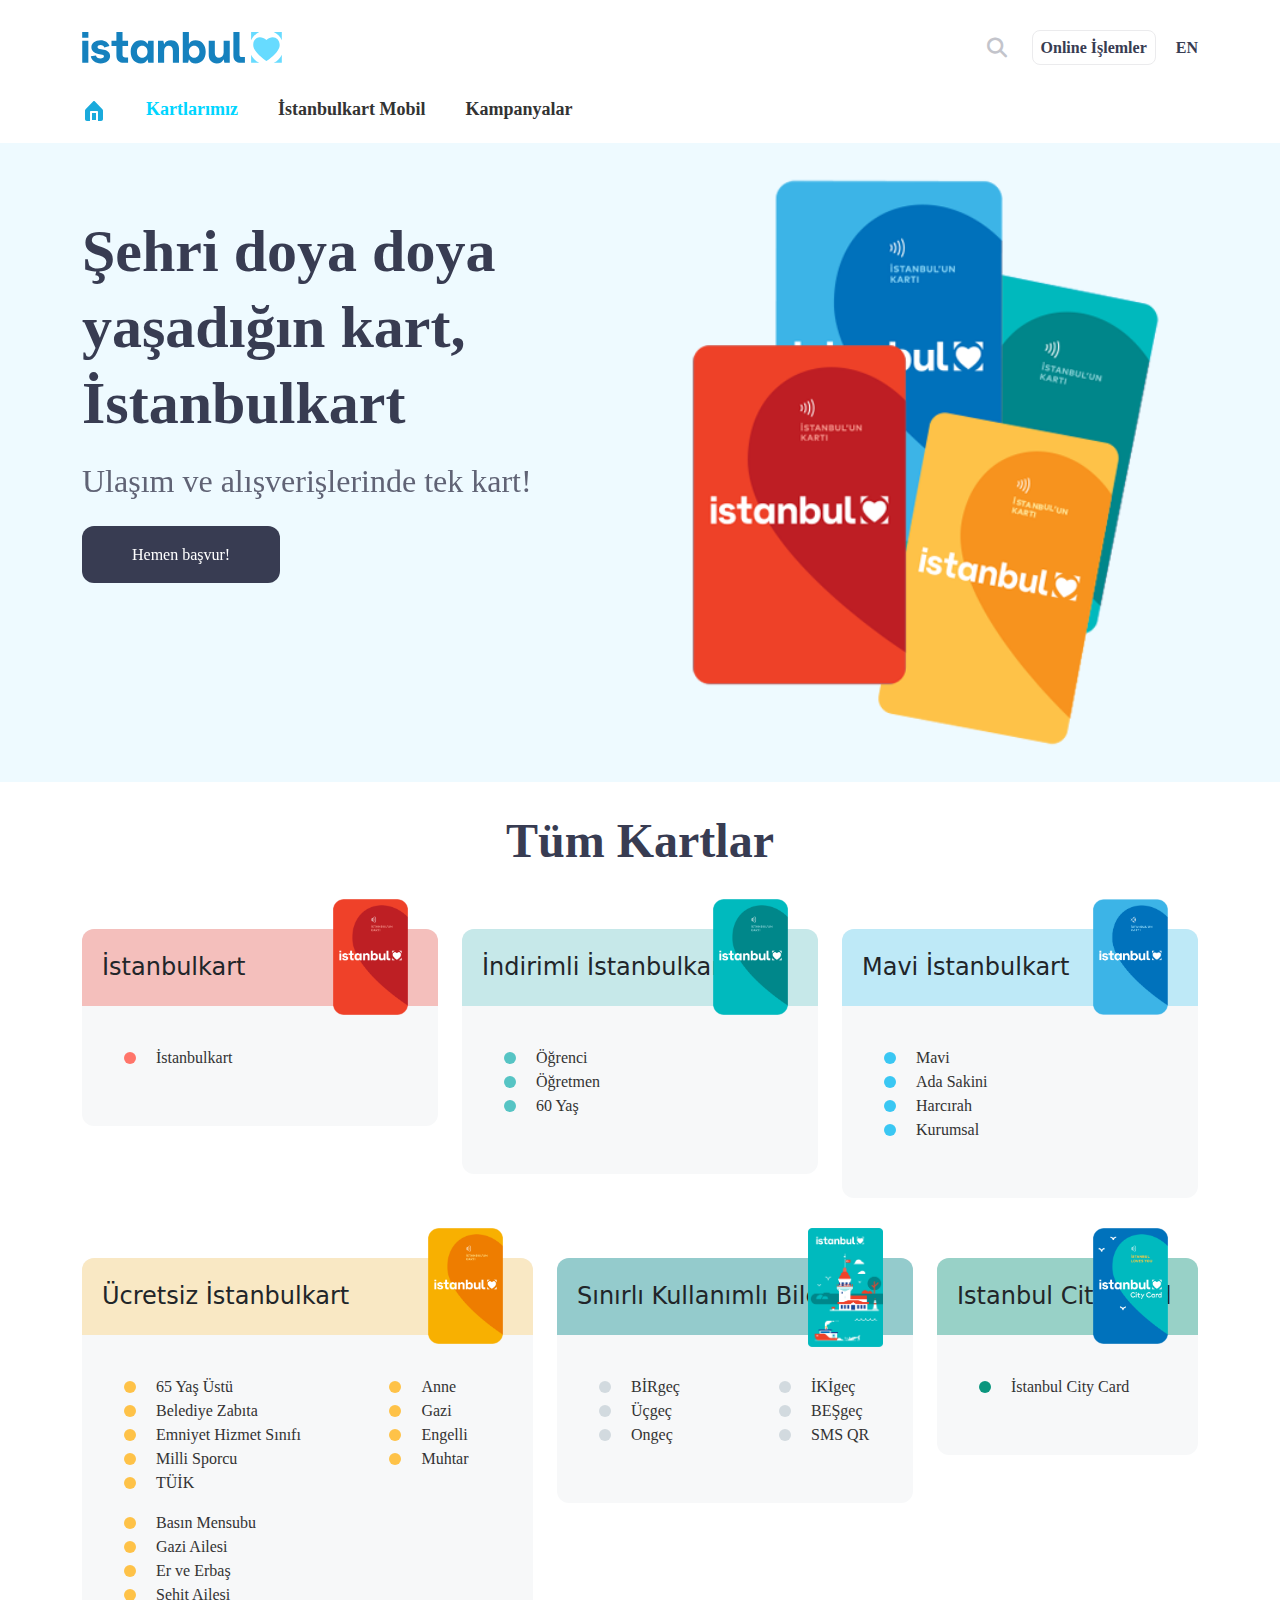
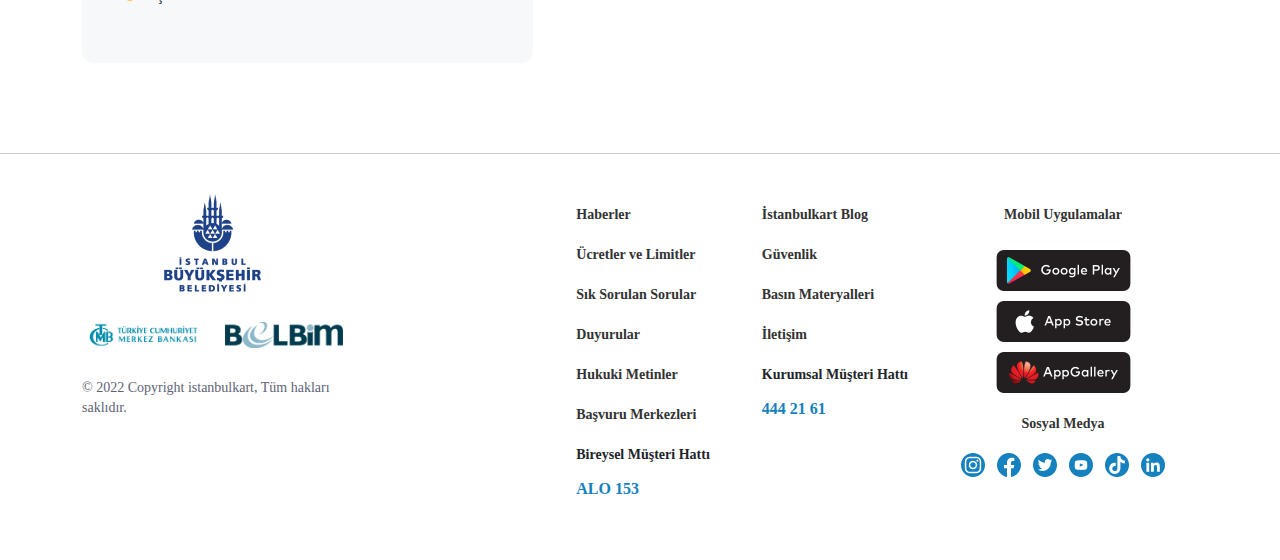
<file: cards.html>
<!DOCTYPE html>
<html lang="tr">
    <head>
        <meta charset="UTF-8">
        <meta name="viewport" content="width=device-width, initial-scale=1.0">
        <link rel="icon" href="https://www.istanbulkart.istanbul/icons/favicon.ico">
        <link rel="stylesheet" href="./css/reset.css">
        <link rel="stylesheet" href="https://cdn.jsdelivr.net/npm/bootstrap@5.3.2/dist/css/bootstrap.min.css">
        <link rel="stylesheet" href="https://cdnjs.cloudflare.com/ajax/libs/OwlCarousel2/2.3.4/assets/owl.carousel.css">
        <link rel="stylesheet" href="https://db.onlinewebfonts.com/c/7200c6dd8ac604abe09f5159e53a40c0?family=Mark+Pro">
        <link rel="stylesheet" href="https://cdnjs.cloudflare.com/ajax/libs/font-awesome/6.4.2/css/all.min.css">
        <link rel="stylesheet" href="./css/cards.css">
        <title>Kartlarımız</title>
    </head>

    <body>
        <header>
            <div class="background-controller">
                <div class="container">
                    <div class="header-top">
                        <a href="./index.html" class="logo-area">
                            <svg width="200" height="32" viewBox="0 0 200 32" fill="none" xmlns="http://www.w3.org/2000/svg"><path fill-rule="evenodd" clip-rule="evenodd" d="M18.5451 26.5962C20.6 26.5962 21.9402 25.7028 21.9402 24.3624C21.9402 23.4691 21.4934 22.9329 20.2426 22.6649L16.3113 21.9057C11.7994 20.9673 9.38731 18.7341 9.38731 15.2943C9.38731 11.0502 13.1398 8.19129 18.6789 8.14661C22.9229 8.14661 26.4071 10.5142 27.4349 13.9986L22.2975 15.5624C21.9849 13.9986 20.5107 12.9263 18.5451 12.9263C16.7137 12.9263 15.5519 13.7751 15.5519 15.0708C15.5519 16.0533 16.2222 16.7238 17.7409 16.9917L21.6721 17.7955C25.8715 18.5999 28.1048 20.7889 28.1048 24.0498C28.1048 28.4279 24.3078 31.3762 18.6789 31.3762C13.4077 31.3762 9.43181 28.5618 8.80658 24.3624L14.0331 23.5587C14.1672 25.39 15.9987 26.5962 18.5451 26.5962ZM66.3272 30.8401H71.6431V8.6828H66.3272L65.523 12.0778H65.3889C64.6297 9.75488 61.9938 8.14676 58.7775 8.14676C52.7022 8.14676 48.6816 12.7926 48.6816 19.7615C48.6816 26.7304 52.7022 31.3762 58.7775 31.3762C61.9938 31.3762 64.6297 29.7681 65.3889 27.4005H65.523V27.4452L66.3272 30.8401ZM60.2071 13.7306C63.4233 13.7306 65.523 16.1431 65.523 19.7615C65.523 23.3799 63.4233 25.7922 60.2071 25.7922C57.0354 25.7922 54.9357 23.3799 54.9357 19.7615C54.9357 16.1431 57.0354 13.7306 60.2071 13.7306ZM40.5239 23.0225V14.0432L46.0854 14.0432V8.68238L40.5239 8.68238L40.5239 0.105358H34.4036L34.4036 8.68238H29.4897V14.0432H34.4036V23.3798C34.4036 28.1599 37.1734 30.8401 41.9981 30.8401L46.0854 30.8401V25.4346H43.383C41.5958 25.4346 40.5239 24.5413 40.5239 23.0225ZM97.0051 16.5449V30.8402H90.8853V18.6444C90.8853 15.7854 89.1431 13.8647 86.6412 13.8647C83.9162 13.8647 82.1293 15.9197 82.1293 18.9125V30.8402H76.0092V8.68246H81.3251L82.1293 12.1672H82.2635C83.0226 9.75473 85.7032 8.1466 89.0088 8.1466C93.8336 8.1466 97.0051 11.4967 97.0051 16.5449ZM123.696 19.7613C123.696 26.7304 119.676 31.3762 113.6 31.3762C110.384 31.3762 107.748 29.7679 107.034 27.4003H106.899L106.095 30.8401L100.779 30.8401V0.105206L106.899 0.105206V12.0776H107.034C107.748 9.75469 110.384 8.14676 113.6 8.14676C119.676 8.14676 123.696 12.7926 123.696 19.7613ZM117.442 19.7613C117.442 16.1431 115.342 13.7304 112.171 13.7304C108.999 13.7304 106.899 16.1431 106.899 19.7613C106.899 23.3799 108.999 25.792 112.171 25.792C115.342 25.792 117.442 23.3799 117.442 19.7613ZM147.751 8.68238V30.8401H142.436L141.631 27.4002H141.452C140.693 29.7678 138.013 31.3761 134.752 31.3761C129.927 31.3761 126.711 28.0257 126.711 22.9777V8.68238L132.831 8.68238V20.878C132.831 23.7371 134.528 25.6581 137.075 25.6581C139.844 25.6581 141.631 23.648 141.631 20.6101V8.68238H147.751ZM151.392 23.3798C151.392 28.1599 154.161 30.8401 158.986 30.8401L162.917 30.8401V25.0773H159.656C158.316 25.0773 157.512 24.3179 157.512 23.0225V0.105358H151.392V23.3798ZM0.223975 8.68229H6.34385L6.34385 30.84H0.223975L0.223975 8.68229ZM0.19046 5.81217H6.37755V0.105263H0.19046L0.19046 5.81217Z" fill="#1581BE"></path><path fill-rule="evenodd" clip-rule="evenodd" d="M199.81 22.6906C198.13 26.2468 195.253 29.1245 191.696 30.804H199.81V22.6906ZM184.46 7.97384C178.457 2.703 171.225 5.25047 171.225 12.9224C171.225 20.5944 184.46 29.0277 184.46 29.0277C184.46 29.0277 197.696 20.6237 197.696 12.9224C197.696 5.22131 189.731 2.61514 184.46 7.97384ZM177.224 0.105316H169.111V8.21863C170.791 4.66251 173.668 1.78482 177.224 0.105316ZM199.81 0.105354V8.21867C198.13 4.66255 195.253 1.78486 191.696 0.105354H199.81ZM169.111 30.804V22.6906C170.79 26.2468 173.668 29.1245 177.224 30.804H169.111Z" fill="#67DBFF"></path></svg>
                        </a>
                        <div class="search-box">
                            <div class="search-input">
                                <input type="text" name="search" id="searchItem">
                                <div class="close"><i class="fa-solid fa-xmark fa-lg"></i></div>
                            </div>
                            <div class="open-search">
                                <i class="fa-solid fa-magnifying-glass fa-lg"></i>
                            </div>
                        </div>

                        <div class="member-area">
                            <div class="online">
                                <a href="" class="goto-online">Online İşlemler</a>
                            </div>
                            <div class="language">
                                <h2>EN</h2>
                            </div>
                            <div class="open-mobile">
                                <i class="fa-solid fa-bars"></i>
                            </div>
                        </div>
                    </div>

                    <div class="header-bottom">
                        <div class="position-controller">
                            <div class="all-items">
                                <div class="nav-link">
                                    <a href="./index.html" class="link-item">
                                        <svg width="24" height="24" viewBox="0 0 24 24" fill="none" xmlns="http://www.w3.org/2000/svg"><mask id="mask0_822_740" maskUnits="userSpaceOnUse" x="2" y="2" width="19" height="20"><path fill-rule="evenodd" clip-rule="evenodd" d="M12.7099 2.30001L20.4199 10.18C20.7927 10.5666 21.0007 11.0829 20.9999 11.62V20C21.0015 21.063 20.1713 21.9415 19.1099 22H15.9999V13C15.9999 12.4477 15.5522 12 14.9999 12H8.99989C8.4476 12 7.99989 12.4477 7.99989 13V22H4.88989C3.82849 21.9415 2.99828 21.063 2.99989 20V11.62C2.99414 11.0849 3.20304 10.5699 3.57989 10.19L11.2899 2.30001C11.4777 2.1107 11.7332 2.00421 11.9999 2.00421C12.2665 2.00421 12.5221 2.1107 12.7099 2.30001ZM13.9999 14H9.99989V21H13.9999V14Z" fill="white"></path></mask><g mask="url(#mask0_822_740)"><rect width="24" height="24" fill="#1AAADC"></rect></g></svg>
                                    </a>
                                </div>
                                <div class="nav-link">
                                    <a href="./cards.html" style="color: rgb(0, 213, 255)" class="link-item">Kartlarımız</a>
                                </div>
                                <div class="nav-link">
                                    <a href="./mobile.html" class="link-item">İstanbulkart Mobil</a>
                                </div>
                                <div class="nav-link">
                                    <a href="./campaigns.html" class="link-item">Kampanyalar</a>
                                </div>
                            </div>
                        </div>
                    </div>
                </div>
            </div>
        </header>

        <main>
            <section class="hero-section">
                <div class="background-controller">
                    <div class="slider-area owl-carousel owl-theme">
                        <div class="item">
                            <div class="container">
                                <div class="row">
                                    <div class="col-12 col-lg-6">
                                        <h3 class="card-title">Şehri doya doya yaşadığın kart, İstanbulkart</h3>
                                        <p class="card-info">Ulaşım ve alışverişlerinde tek kart!</p>
                                        <br>
                                        <a href="#" class="card-link">Hemen başvur!</a>
                                    </div>
                                    <div class="col-12 col-lg-6">
                                        <div class="card-img">
                                            <img src="./images/card.png" alt="">
                                        </div>
                                    </div>
                                </div>
                            </div>
                        </div>
                    </div>
                </div>
            </section>

            <section class="all-cards">
                <div class="background-controller">
                    <div class="container">
                        <h2 class="cards-title">Tüm Kartlar</h2>
                        <div class="row">
                            <div class="col-12 col-lg-4 card-item">
                                <div class="all-items">
                                    <div class="card-item-title">
                                        <h4 class="card-title">İstanbulkart</h4>
                                        <div class="card-img">
                                            <img src="./images/cards/red_card.webp" alt="">
                                        </div>
                                    </div>
                                    <div class="content-area">
                                        <ul>
                                            <li>
                                                <div class="circle"></div>
                                                <a href="" class="card-link">İstanbulkart</a>
                                            </li>
                                        </ul>
                                    </div>
                                </div>
                            </div>
                            <div class="col-12 col-lg-4 card-item">
                                <div class="all-items">
                                    <div class="card-item-title">
                                        <h4 class="card-title">İndirimli İstanbulkart</h4>
                                        <div class="card-img">
                                            <img src="./images/cards/aqua_card.webp" alt="">
                                        </div>
                                    </div>
                                    <div class="content-area">
                                        <ul>
                                            <li>
                                                <div class="circle"></div>
                                                <a href="" class="card-link">Öğrenci</a>
                                            </li>
                                            <li>
                                                <div class="circle"></div>
                                                <a href="" class="card-link">Öğretmen</a>
                                            </li>
                                            <li>
                                                <div class="circle"></div>
                                                <a href="" class="card-link">60 Yaş</a>
                                            </li>
                                        </ul>
                                    </div>
                                </div>
                            </div>
                            <div class="col-12 col-lg-4 card-item">
                                <div class="all-items">
                                    <div class="card-item-title">
                                        <h4 class="card-title">Mavi İstanbulkart</h4>
                                        <div class="card-img">
                                            <img src="./images/cards/blue_card.webp" alt="">
                                        </div>
                                    </div>
                                    <div class="content-area">
                                        <ul>
                                            <li>
                                                <div class="circle"></div>
                                                <a href="" class="card-link">Mavi</a>
                                            </li>
                                            <li>
                                                <div class="circle"></div>
                                                <a href="" class="card-link">Ada Sakini</a>
                                            </li>
                                            <li>
                                                <div class="circle"></div>
                                                <a href="" class="card-link">Harcırah</a>
                                            </li>
                                            <li>
                                                <div class="circle"></div>
                                                <a href="" class="card-link">Kurumsal</a>
                                            </li>
                                        </ul>
                                    </div>
                                </div>
                            </div>
                        </div>
                        <div class="row">
                            <div class="col-12 col-lg-5 card-item">
                                <div class="all-items">
                                    <div class="card-item-title">
                                        <h4 class="card-title">Ücretsiz İstanbulkart</h4>
                                        <div class="card-img">
                                            <img src="./images/cards/gold_card.webp" alt="">
                                        </div>
                                    </div>
                                    <div class="content-area">
                                        <div class="row">
                                            <div class="col-12 col-sm-6 col-lg-7">
                                                <ul>
                                                    <li>
                                                        <div class="circle"></div>
                                                        <a href="" class="card-link">65 Yaş Üstü</a>
                                                    </li>
                                                    <li>
                                                        <div class="circle"></div>
                                                        <a href="" class="card-link">Belediye Zabıta</a>
                                                    </li>
                                                    <li>
                                                        <div class="circle"></div>
                                                        <a href="" class="card-link">Emniyet Hizmet Sınıfı</a>
                                                    </li>
                                                    <li>
                                                        <div class="circle"></div>
                                                        <a href="" class="card-link">Milli Sporcu</a>
                                                    </li>
                                                    <li>
                                                        <div class="circle"></div>
                                                        <a href="" class="card-link">TÜİK</a>
                                                    </li>
                                                </ul>
                                            </div>
                                            <div class="col-12 col-sm-6 col-lg-4">
                                                <ul>
                                                    <li>
                                                        <div class="circle"></div>
                                                        <a href="" class="card-link">Anne</a>
                                                    </li>
                                                    <li>
                                                        <div class="circle"></div>
                                                        <a href="" class="card-link">Gazi</a>
                                                    </li>
                                                    <li>
                                                        <div class="circle"></div>
                                                        <a href="" class="card-link">Engelli</a>
                                                    </li>
                                                    <li>
                                                        <div class="circle"></div>
                                                        <a href="" class="card-link">Muhtar</a>
                                                    </li>
                                                   
                                                </ul>
                                            </div>
                                            <div class="col-12 col-sm-6 col-lg-6">
                                                <ul>
                                                    <li>
                                                        <div class="circle"></div>
                                                        <a href="" class="card-link">Basın Mensubu</a>
                                                    </li>
                                                    <li>
                                                        <div class="circle"></div>
                                                        <a href="" class="card-link">Gazi Ailesi</a>
                                                    </li>
                                                    <li>
                                                        <div class="circle"></div>
                                                        <a href="" class="card-link">Er ve Erbaş</a>
                                                    </li>
                                                    <li>
                                                        <div class="circle"></div>
                                                        <a href="" class="card-link">Şehit Ailesi</a>
                                                    </li>
                                                </ul>
                                            </div>
                                        </div>
                                    </div>
                                </div>
                            </div>
                            <div class="col-12 col-lg-4 card-item">
                                <div class="all-items">
                                    <div class="card-item-title">
                                        <h4 class="card-title">Sınırlı Kullanımlı Bilet</h4>
                                        <div class="card-img">
                                            <img src="./images/cards/limited_card.png" alt="">
                                        </div>
                                    </div>
                                    <div class="content-area">
                                        <div class="row">
                                            <div class="col-12 col-sm-6 col-lg-6">
                                                <ul>
                                                    <li>
                                                        <div class="circle"></div>
                                                        <a href="" class="card-link">BİRgeç</a>
                                                    </li>
                                                    <li>
                                                        <div class="circle"></div>
                                                        <a href="" class="card-link">Üçgeç</a>
                                                    </li>
                                                    <li>
                                                        <div class="circle"></div>
                                                        <a href="" class="card-link">Ongeç</a>
                                                    </li>
                                                </ul>
                                            </div>
                                            <div class="col-12 col-sm-6 col-lg-6">
                                                <ul>
                                                    <li>
                                                        <div class="circle"></div>
                                                        <a href="" class="card-link">İKİgeç</a>
                                                    </li>
                                                    <li>
                                                        <div class="circle"></div>
                                                        <a href="" class="card-link">BEŞgeç</a>
                                                    </li>
                                                    <li>
                                                        <div class="circle"></div>
                                                        <a href="" class="card-link">SMS QR</a>
                                                    </li>
                                                </ul>
                                            </div>
                                        </div>
                                    </div>
                                </div>
                            </div>
                            <div class="col-12 col-lg-3 card-item">
                                <div class="all-items">
                                    <div class="card-item-title">
                                        <h4 class="card-title">Istanbul City Card</h4>
                                        <div class="card-img">
                                            <img src="./images/cards/city_card.webp" alt="">
                                        </div>
                                    </div>
                                    <div class="content-area">
                                        <ul>
                                            <li>
                                                <div class="circle"></div>
                                                <a href="" class="card-link">İstanbul City Card</a>
                                            </li>
                                        </ul>
                                    </div>
                                </div>
                            </div>
                        </div>
                    </div>
                </div>
            </section>

            <section class="mobile-menu">
                <div class="logo-area">
                    <a href="index.html">
                        <svg width="125" height="20" viewBox="0 0 125 20" fill="none" xmlns="http://www.w3.org/2000/svg"><path fill-rule="evenodd" clip-rule="evenodd" d="M11.5906 16.6227C12.875 16.6227 13.7126 16.0644 13.7126 15.2266C13.7126 14.6683 13.4333 14.3331 12.6516 14.1657L10.1946 13.6911C7.3746 13.1046 5.86705 11.7089 5.86705 9.559C5.86705 6.90649 8.21234 5.11965 11.6743 5.09172C14.3268 5.09172 16.5044 6.57146 17.1468 8.74919L13.9359 9.72657C13.7406 8.74919 12.8191 8.07902 11.5906 8.07902C10.446 8.07902 9.7199 8.60954 9.7199 9.41935C9.7199 10.0334 10.1388 10.4525 11.088 10.6199L13.5451 11.1223C16.1696 11.625 17.5655 12.9932 17.5655 15.0312C17.5655 17.7675 15.1924 19.6102 11.6743 19.6102C8.3798 19.6102 5.89486 17.8512 5.5041 15.2266L8.77068 14.7243C8.85447 15.8689 9.99918 16.6227 11.5906 16.6227ZM41.4545 19.2752L44.7769 19.2752V5.42684H41.4545L40.9519 7.5487H40.8681C40.3935 6.09689 38.7461 5.09181 36.7359 5.09181C32.9388 5.09181 30.426 7.99544 30.426 12.351C30.426 16.7066 32.9388 19.6102 36.7359 19.6102C38.7461 19.6102 40.3935 18.6051 40.8681 17.1254H40.9519V17.1533L41.4545 19.2752ZM37.6294 8.58171C39.6396 8.58171 40.9519 10.0895 40.9519 12.351C40.9519 14.6125 39.6396 16.1202 37.6294 16.1202C35.6471 16.1202 34.3348 14.6125 34.3348 12.351C34.3348 10.0895 35.6471 8.58171 37.6294 8.58171ZM25.3274 14.3892V8.77707H28.8033V5.42658H25.3274L25.3274 0.0659389H21.5023L21.5023 5.42658H18.4311V8.77707H21.5023V14.6125C21.5023 17.6 23.2334 19.2752 26.2488 19.2752H28.8033V15.8967H27.1144C25.9973 15.8967 25.3274 15.3384 25.3274 14.3892ZM60.6282 10.3406V19.2752H56.8033V11.6528C56.8033 9.86598 55.7144 8.66552 54.1507 8.66552C52.4476 8.66552 51.3308 9.94988 51.3308 11.8204V19.2752H47.5057V5.42663H50.8282L51.3308 7.60458H51.4147C51.8891 6.09679 53.5645 5.09172 55.6305 5.09172C58.646 5.09172 60.6282 7.18554 60.6282 10.3406ZM77.3101 12.3509C77.3101 16.7066 74.7972 19.6102 71.0003 19.6102C68.9897 19.6102 67.3425 18.605 66.8959 17.1253H66.812L66.3094 19.2752H62.9871V0.0658436H66.812V7.54859H66.8959C67.3425 6.09677 68.9897 5.09181 71.0003 5.09181C74.7972 5.09181 77.3101 7.99545 77.3101 12.3509ZM73.4013 12.3509C73.4013 10.0895 72.089 8.58159 70.1068 8.58159C68.1242 8.58159 66.812 10.0895 66.812 12.3509C66.812 14.6125 68.1242 16.1201 70.1068 16.1201C72.089 16.1201 73.4013 14.6125 73.4013 12.3509ZM92.3445 5.42658V19.2752H89.0222L88.5196 17.1252H88.4078C87.9333 18.605 86.2578 19.6102 84.2199 19.6102C81.2044 19.6102 79.1943 17.5161 79.1943 14.3611V5.42658L83.0192 5.42658V13.0488C83.0192 14.8358 84.0801 16.0364 85.6716 16.0364C87.4028 16.0364 88.5196 14.7801 88.5196 12.8814V5.42658H92.3445ZM94.6197 14.6125C94.6197 17.6 96.3508 19.2752 99.3662 19.2752L101.823 19.2752V15.6734H99.785C98.9475 15.6734 98.4449 15.1988 98.4449 14.3892V0.0659389H94.6197V14.6125ZM0.139965 5.42652H3.96489L3.96489 19.2751H0.139965L0.139965 5.42652ZM0.119019 3.6327H3.98595L3.98595 0.0658779H0.119019L0.119019 3.6327Z" fill="white"></path><path fill-rule="evenodd" clip-rule="evenodd" d="M124.881 14.1816C123.831 16.4042 122.033 18.2027 119.81 19.2524L124.881 19.2524V14.1816ZM115.288 4.98362C111.536 1.68934 107.016 3.28151 107.016 8.07648C107.016 12.8714 115.288 18.1423 115.288 18.1423C115.288 18.1423 123.56 12.8898 123.56 8.07648C123.56 3.26329 118.582 1.63443 115.288 4.98362ZM110.765 0.0657921H105.694V5.13661C106.744 2.91404 108.543 1.11548 110.765 0.0657921ZM124.881 0.065815V5.13664C123.831 2.91406 122.033 1.11551 119.81 0.065815L124.881 0.065815ZM105.694 19.2524V14.1816C106.744 16.4042 108.543 18.2028 110.765 19.2524H105.694Z" fill="white"></path></svg>
                    </a>
                    <div class="close-btn">
                        <i class="fa-solid fa-xmark"></i>
                    </div>
                </div>
                <div class="container">
                    <div class="nav-links">
                        <a href="" class="link-item">Online İşlemler</a>
                        <a href="./campaigns.html" class="link-item">Kampanyalar</a>
                        <a href="./mobile.html" class="link-item">İstanbulkart Mobil</a>
                        <a href="./cards.html" class="link-item">Kartlarımız</a>
                    </div>
                </div>
            </section>
        </main>

        <footer>
            <hr class="footer-line">
            <div class="container">
                <div class="row">
                    <div class="footer-left col-12 col-lg-3">
                        <div class="logo-area">
                            <div class="ibb-logo">
                                <img src="./images/footer-img/ibb.webp" alt="">
                            </div>
                            <div class="tcmb-belbim">
                                <div class="tcmb">
                                    <img class="tcmb-img" src="./images/footer-img/tcmb.webp" alt="">
                                </div>
                                <div class="belbim">
                                    <img class="belbim-img" src="./images/footer-img/belbim.webp" alt="">
                                </div>
                            </div>
                            <div class="copyright">
                                <p>© 2022 Copyright istanbulkart, Tüm hakları saklıdır.</p>
                            </div>
                        </div>
                    </div>

                    <div class="footer-right col-12 col-lg-9">
                        <div class="footer-links">
                            <nav>
                                <ul>
                                    <li>
                                        <a href="">Haberler</a>
                                    </li>
                                    <li>
                                        <a href="">Ücretler ve Limitler</a>
                                    </li>
                                    <li>
                                        <a href="">Sık Sorulan Sorular</a>
                                    </li>
                                    <li>
                                        <a href="">Duyurular</a>
                                    </li>
                                    <li>
                                        <a href="">Hukuki Metinler</a>
                                    </li>
                                    <li>
                                        <a href="">Başvuru Merkezleri</a>
                                    </li>
                                    <li>
                                        <p>Bireysel Müşteri Hattı</p>
                                        <p class="telefon">ALO 153</p>
                                    </li>
                                </ul>
                            </nav>
                        </div>
                        <div class="footer-links">
                            <nav>
                                <ul>
                                    <li>
                                        <a href="">İstanbulkart Blog</a>
                                    </li>
                                    <li>
                                        <a href="">Güvenlik</a>
                                    </li>
                                    <li>
                                        <a href="">Basın Materyalleri</a>
                                    </li>
                                    <li>
                                        <a href="">İletişim</a>
                                    </li>
                                    <li>
                                        <p>Kurumsal Müşteri Hattı</p>
                                        <p class="telefon">444 21 61</p>
                                    </li>
                                </ul>
                            </nav>
                        </div>
                        <div class="icons">
                            <div class="icons-container">
                                <p class="icon-title">Mobil Uygulamalar</p>
                                <div class="icon">
                                    <a href="">
                                        <img class="icon-img" src="./images/footer-img/google_play.png" alt="">
                                    </a>
                                </div>
                                <div class="icon">
                                    <a href="">
                                        <img class="icon-img" src="./images/footer-img/app_store.png" alt="">
                                    </a>
                                </div>
                                <div class="icon">
                                    <a href="">
                                        <img class="icon-img" src="./images/footer-img/app_gallery.png" alt="">
                                    </a>
                                </div>
                                <div class="social-media">
                                    <p>Sosyal Medya</p>
                                    <a href="">
                                        <svg width="32" height="32" viewBox="0 0 32 32" fill="none" xmlns="http://www.w3.org/2000/svg"><g clip-path="url(#clip0_822_1053)"><path d="M16 28C9.3736 28 4 22.6264 4 16C4 9.3736 9.3736 4 16 4C22.6264 4 28 9.3736 28 16C28 22.6264 22.6264 28 16 28Z" fill="#1581BE"></path><path d="M15.9999 9.28484C18.1863 9.28484 18.4455 9.29204 19.3095 9.33284C20.1087 9.36884 20.5431 9.50324 20.8311 9.61604C21.2127 9.76484 21.4863 9.94244 21.7719 10.228C22.0575 10.5136 22.2351 10.7872 22.3839 11.1688C22.4967 11.4568 22.6287 11.8912 22.6671 12.6904C22.7055 13.5544 22.7151 13.8136 22.7151 16C22.7151 18.1864 22.7079 18.4456 22.6671 19.3096C22.6311 20.1088 22.4967 20.5432 22.3839 20.8312C22.2351 21.2128 22.0575 21.4864 21.7719 21.772C21.4863 22.0576 21.2127 22.2352 20.8311 22.384C20.5431 22.4968 20.1087 22.6288 19.3095 22.6672C18.4455 22.7056 18.1863 22.7152 15.9999 22.7152C13.8135 22.7152 13.5543 22.708 12.6903 22.6672C11.8911 22.6312 11.4567 22.4968 11.1687 22.384C10.7871 22.2352 10.5135 22.0576 10.2279 21.772C9.94227 21.4864 9.76467 21.2128 9.61587 20.8312C9.50307 20.5432 9.37107 20.1088 9.33267 19.3096C9.29427 18.4456 9.28467 18.1864 9.28467 16C9.28467 13.8136 9.29187 13.5544 9.33267 12.6904C9.36867 11.8912 9.50307 11.4568 9.61587 11.1688C9.76467 10.7872 9.94227 10.5136 10.2279 10.228C10.5135 9.94244 10.7871 9.76484 11.1687 9.61604C11.4567 9.50324 11.8911 9.37124 12.6903 9.33284C13.5543 9.29204 13.8135 9.28484 15.9999 9.28484ZM15.9999 7.80884C13.7751 7.80884 13.4967 7.81844 12.6231 7.85924C11.7519 7.90004 11.1567 8.03684 10.6335 8.24084C10.0959 8.44724 9.63747 8.72804 9.18387 9.18404C8.72787 9.64004 8.44947 10.096 8.23827 10.636C8.03667 11.1568 7.89747 11.752 7.85667 12.6256C7.81587 13.4992 7.80627 13.7776 7.80627 16.0024C7.80627 18.2272 7.81587 18.5056 7.85667 19.3792C7.89747 20.2504 8.03427 20.8456 8.23827 21.3688C8.44707 21.904 8.72787 22.3624 9.18387 22.816C9.63987 23.272 10.0959 23.5504 10.6359 23.7616C11.1567 23.9632 11.7519 24.1024 12.6255 24.1432C13.4991 24.184 13.7775 24.1936 16.0023 24.1936C18.2271 24.1936 18.5055 24.184 19.3791 24.1432C20.2503 24.1024 20.8455 23.9656 21.3687 23.7616C21.9039 23.5528 22.3623 23.272 22.8159 22.816C23.2719 22.36 23.5503 21.904 23.7615 21.364C23.9631 20.8432 24.1023 20.248 24.1431 19.3744C24.1839 18.5008 24.1935 18.2224 24.1935 15.9976C24.1935 13.7728 24.1839 13.4944 24.1431 12.6208C24.1023 11.7496 23.9655 11.1544 23.7615 10.6312C23.5527 10.096 23.2719 9.63764 22.8159 9.18404C22.3599 8.72804 21.9039 8.44964 21.3639 8.23844C20.8431 8.03684 20.2479 7.89764 19.3743 7.85684C18.5031 7.81844 18.2247 7.80884 15.9999 7.80884Z" fill="white"></path><path d="M15.9998 11.7928C13.6766 11.7928 11.7926 13.6768 11.7926 16C11.7926 18.3232 13.6766 20.2072 15.9998 20.2072C18.323 20.2072 20.207 18.3232 20.207 16C20.207 13.6768 18.323 11.7928 15.9998 11.7928ZM15.9998 18.7312C14.4926 18.7312 13.2686 17.5096 13.2686 16C13.2686 14.4904 14.4926 13.2688 15.9998 13.2688C17.507 13.2688 18.731 14.4904 18.731 16C18.731 17.5096 17.507 18.7312 15.9998 18.7312Z" fill="white"></path><path d="M20.3725 12.6113C20.916 12.6113 21.3565 12.1708 21.3565 11.6273C21.3565 11.0839 20.916 10.6433 20.3725 10.6433C19.8291 10.6433 19.3885 11.0839 19.3885 11.6273C19.3885 12.1708 19.8291 12.6113 20.3725 12.6113Z" fill="white"></path></g><defs><clipPath id="clip0_822_1053"><rect width="24" height="24" fill="white" transform="translate(4 4)"></rect></clipPath></defs></svg>
                                    </a>
                                    <a href="">
                                        <svg width="32" height="32" viewBox="0 0 32 32" fill="none" xmlns="http://www.w3.org/2000/svg"><g clip-path="url(#clip0_822_1061)"><path fill-rule="evenodd" clip-rule="evenodd" d="M4 16.067C4 22.033 8.333 26.994 14 28V19.333H11V16H14V13.333C14 10.333 15.933 8.667 18.667 8.667C19.533 8.667 20.467 8.8 21.333 8.933V12H19.8C18.333 12 18 12.733 18 13.667V16H21.2L20.667 19.333H18V28C23.667 26.994 28 22.034 28 16.067C28 9.43 22.6 4 16 4C9.4 4 4 9.43 4 16.067Z" fill="#1581BE"></path></g><defs><clipPath id="clip0_822_1061"><rect width="24" height="24" fill="white" transform="translate(4 4)"></rect></clipPath></defs></svg>
                                    </a>
                                    <a href="">
                                        <svg width="32" height="32" viewBox="0 0 32 32" fill="none" xmlns="http://www.w3.org/2000/svg"><g clip-path="url(#clip0_822_1066)"><path d="M16 4C9.37321 4 4 9.37321 4 16C4 22.6268 9.37321 28 16 28C22.6268 28 28 22.6268 28 16C28 9.37321 22.6268 4 16 4ZM21.767 13.0455C21.775 13.1714 21.775 13.3027 21.775 13.4313C21.775 17.3634 18.7804 21.8929 13.308 21.8929C11.6205 21.8929 10.0563 21.4027 8.73839 20.5589C8.97946 20.5857 9.20982 20.5964 9.45625 20.5964C10.8491 20.5964 12.1295 20.125 13.15 19.3268C11.8429 19.3 10.7446 18.4429 10.3696 17.2643C10.8277 17.3313 11.2402 17.3313 11.7116 17.2107C11.0386 17.074 10.4336 16.7084 9.99951 16.1762C9.56542 15.644 9.32898 14.9779 9.33036 14.2911V14.2536C9.72411 14.4759 10.1875 14.6125 10.6723 14.6313C10.2648 14.3596 9.93051 13.9916 9.69923 13.5599C9.46794 13.1282 9.34676 12.646 9.34643 12.1562C9.34643 11.6018 9.49107 11.0955 9.75089 10.6562C10.498 11.5759 11.4302 12.3281 12.487 12.8638C13.5437 13.3996 14.7014 13.707 15.8848 13.7661C15.4643 11.7438 16.975 10.1071 18.7911 10.1071C19.6482 10.1071 20.4196 10.4661 20.9634 11.0446C21.6357 10.9188 22.2786 10.667 22.8518 10.3295C22.6295 11.0179 22.1634 11.5991 21.5446 11.9661C22.1446 11.9018 22.7232 11.7357 23.2589 11.5027C22.8545 12.0973 22.3482 12.625 21.767 13.0455Z" fill="#1581BE"></path></g><defs><clipPath id="clip0_822_1066"><rect width="24" height="24" fill="white" transform="translate(4 4)"></rect></clipPath></defs></svg>
                                    </a>
                                    <a href="">
                                        <svg width="32" height="32" viewBox="0 0 32 32" fill="none" xmlns="http://www.w3.org/2000/svg"><g clip-path="url(#clip0_822_1070)"><path d="M18.0037 15.7913L15.1963 14.4813C14.9513 14.3675 14.75 14.495 14.75 14.7662V17.2338C14.75 17.505 14.9513 17.6325 15.1963 17.5188L18.0025 16.2087C18.2488 16.0938 18.2487 15.9063 18.0037 15.7913ZM16 4C9.3725 4 4 9.3725 4 16C4 22.6275 9.3725 28 16 28C22.6275 28 28 22.6275 28 16C28 9.3725 22.6275 4 16 4ZM16 20.875C9.8575 20.875 9.75 20.3213 9.75 16C9.75 11.6788 9.8575 11.125 16 11.125C22.1425 11.125 22.25 11.6788 22.25 16C22.25 20.3213 22.1425 20.875 16 20.875Z" fill="#1581BE"></path></g><defs><clipPath id="clip0_822_1070"><rect width="24" height="24" fill="white" transform="translate(4 4)"></rect></clipPath></defs></svg>
                                    </a>
                                    <a href="">
                                        <svg width="32" height="32" viewBox="0 0 32 32" fill="none" xmlns="http://www.w3.org/2000/svg"><g clip-path="url(#clip0_1308_18335)"><path d="M16 28C9.3736 28 4 22.6264 4 16C4 9.3736 9.3736 4 16 4C22.6264 4 28 9.3736 28 16C28 22.6264 22.6264 28 16 28Z" fill="#1581BE"></path><path d="M16.3943 7.03286C17.374 7.0177 18.3481 7.02668 19.321 7.0177C19.38 8.16357 19.792 9.33077 20.6308 10.1409C21.4679 10.9713 22.6519 11.3513 23.804 11.4799V14.4942C22.7244 14.4588 21.6397 14.2343 20.66 13.7694C20.2333 13.5763 19.8358 13.3276 19.4468 13.0732C19.4417 15.2605 19.4557 17.445 19.4327 19.6234C19.3743 20.6699 19.0291 21.7113 18.4205 22.5737C17.4414 24.0092 15.7419 24.9451 13.9965 24.9743C12.9258 25.0355 11.8563 24.7436 10.944 24.2057C9.43207 23.3142 8.36817 21.6821 8.21322 19.9305C8.1937 19.5595 8.1907 19.1878 8.20423 18.8166C8.33897 17.3923 9.04356 16.0297 10.1372 15.1028C11.3768 14.0232 13.1133 13.5089 14.7392 13.8132C14.7544 14.922 14.71 16.0297 14.71 17.1385C13.9673 16.8982 13.0993 16.9656 12.4503 17.4164C11.9755 17.7292 11.6166 18.1894 11.4291 18.7262C11.2741 19.1057 11.3185 19.5274 11.3274 19.9305C11.5054 21.1589 12.6866 22.1913 13.9476 22.0796C14.7836 22.0706 15.5847 21.5856 16.0204 20.8754C16.1613 20.6266 16.3191 20.3723 16.3275 20.0798C16.401 18.7408 16.3718 17.4074 16.3808 16.0684C16.387 13.0508 16.3713 10.041 16.3943 7.03286Z" fill="white"></path></g><defs><clipPath id="clip0_1308_18335"><rect width="24" height="24" fill="white" transform="translate(4 4)"></rect></clipPath></defs></svg>
                                    </a>
                                    <a href="">
                                        <svg width="32" height="32" viewBox="0 0 32 32" fill="none" xmlns="http://www.w3.org/2000/svg"><g clip-path="url(#clip0_1308_18340)"><path d="M16 28C9.3736 28 4 22.6264 4 16C4 9.3736 9.3736 4 16 4C22.6264 4 28 9.3736 28 16C28 22.6264 22.6264 28 16 28Z" fill="#1581BE"></path><path d="M9.39481 13.7099H12.2248V22.8099H9.39481V13.7099ZM10.8148 9.18994C11.7248 9.18994 12.4548 9.91994 12.4548 10.8299C12.4548 11.7399 11.7248 12.4699 10.8148 12.4699C9.9048 12.4699 9.1748 11.7299 9.1748 10.8299C9.1748 9.92994 9.9048 9.18994 10.8148 9.18994Z" fill="white"></path><path d="M14.0051 13.71H16.7151V14.95H16.7551C17.1351 14.23 18.0551 13.48 19.4351 13.48C22.2951 13.48 22.8251 15.36 22.8251 17.81V22.8H19.9951V18.38C19.9951 17.32 19.9751 15.97 18.5251 15.97C17.0751 15.97 16.8251 17.12 16.8251 18.31V22.81H13.9951V13.71H14.0051Z" fill="white"></path></g><defs><clipPath id="clip0_1308_18340"><rect width="24" height="24" fill="white" transform="translate(4 4)"></rect></clipPath></defs></svg>
                                    </a>
                                </div>
                            </div>
                        </div>
                    </div>
                </div>
            </div>
        </footer>

        <script src="https://ajax.googleapis.com/ajax/libs/jquery/3.7.1/jquery.min.js"></script>
        <script src="https://cdnjs.cloudflare.com/ajax/libs/OwlCarousel2/2.3.4/owl.carousel.min.js"></script>
        <script src="https://cdn.jsdelivr.net/npm/bootstrap@5.3.2/dist/js/bootstrap.bundle.min.js"></script>
        <script src="./js/app.js"></script>
    </body>
</html>
</file>
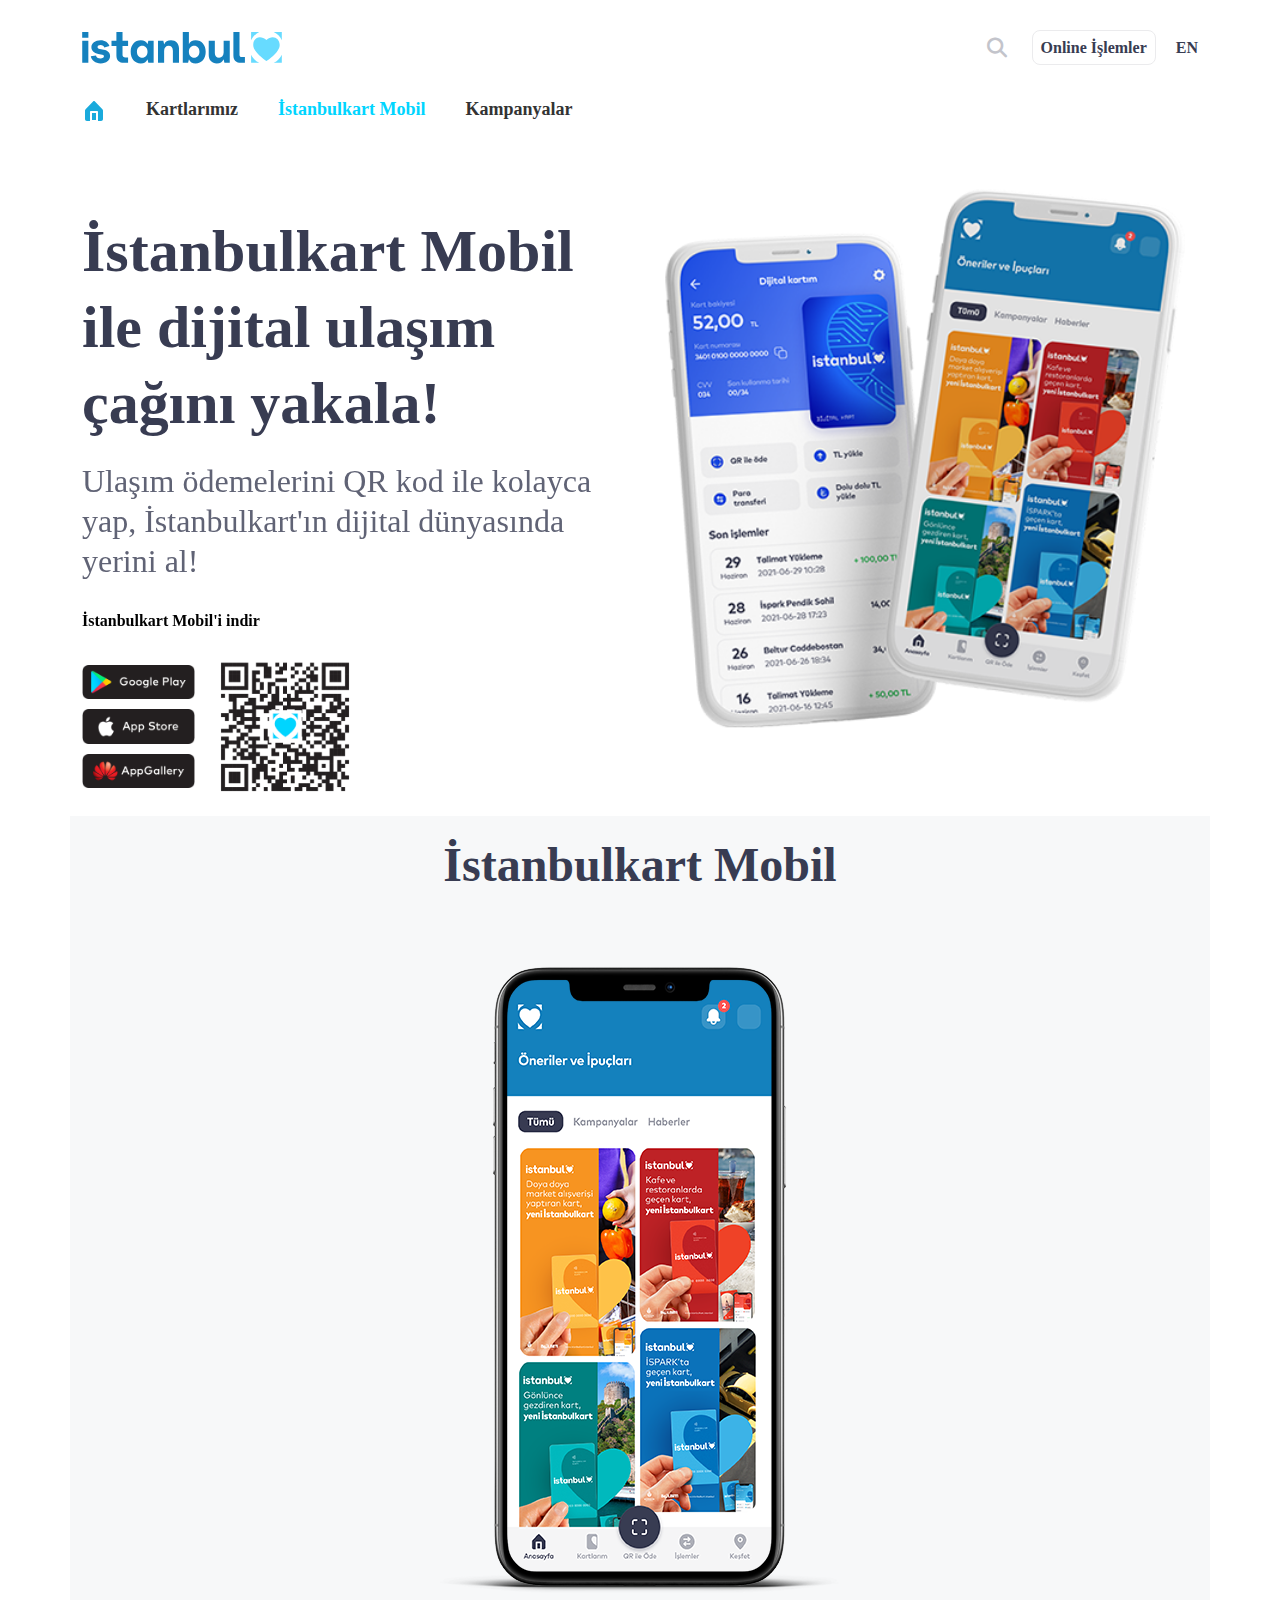
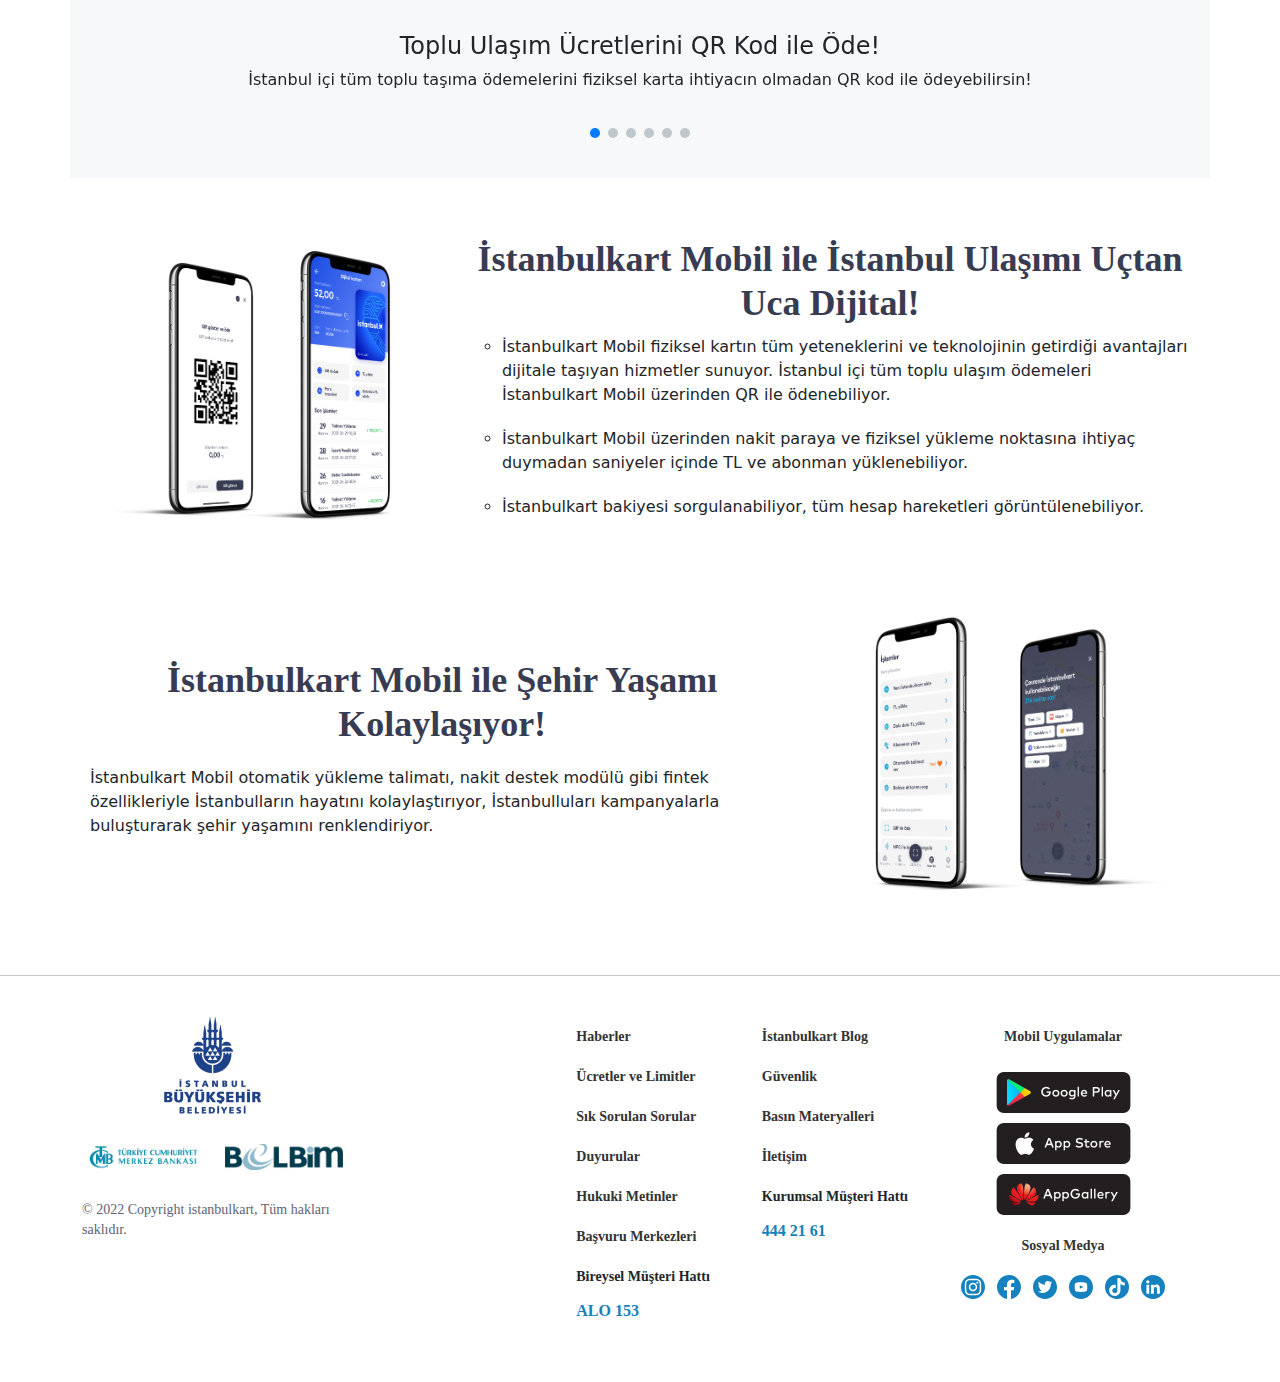
<file: mobile.html>
<!DOCTYPE html>
<html lang="tr">
    <head>
        <meta charset="UTF-8">
        <meta name="viewport" content="width=device-width, initial-scale=1.0">
        <link rel="icon" href="https://www.istanbulkart.istanbul/icons/favicon.ico">
        <link rel="stylesheet" href="./css/reset.css">
        <link rel="stylesheet" href="https://cdn.jsdelivr.net/npm/bootstrap@5.3.2/dist/css/bootstrap.min.css">
        <link rel="stylesheet" href="https://cdnjs.cloudflare.com/ajax/libs/OwlCarousel2/2.3.4/assets/owl.carousel.css">
        <link rel="stylesheet" href="https://db.onlinewebfonts.com/c/7200c6dd8ac604abe09f5159e53a40c0?family=Mark+Pro">
        <link rel="stylesheet" href="https://cdnjs.cloudflare.com/ajax/libs/font-awesome/6.4.2/css/all.min.css">
        <link rel="stylesheet" href="./css/mobile.css">
        <title>İstanbulkart Mobil</title>
    </head>

    <body>
        <header>
            <div class="background-controller">
                <div class="container">
                    <div class="header-top">
                        <a href="./index.html" class="logo-area">
                            <svg width="200" height="32" viewBox="0 0 200 32" fill="none" xmlns="http://www.w3.org/2000/svg"><path fill-rule="evenodd" clip-rule="evenodd" d="M18.5451 26.5962C20.6 26.5962 21.9402 25.7028 21.9402 24.3624C21.9402 23.4691 21.4934 22.9329 20.2426 22.6649L16.3113 21.9057C11.7994 20.9673 9.38731 18.7341 9.38731 15.2943C9.38731 11.0502 13.1398 8.19129 18.6789 8.14661C22.9229 8.14661 26.4071 10.5142 27.4349 13.9986L22.2975 15.5624C21.9849 13.9986 20.5107 12.9263 18.5451 12.9263C16.7137 12.9263 15.5519 13.7751 15.5519 15.0708C15.5519 16.0533 16.2222 16.7238 17.7409 16.9917L21.6721 17.7955C25.8715 18.5999 28.1048 20.7889 28.1048 24.0498C28.1048 28.4279 24.3078 31.3762 18.6789 31.3762C13.4077 31.3762 9.43181 28.5618 8.80658 24.3624L14.0331 23.5587C14.1672 25.39 15.9987 26.5962 18.5451 26.5962ZM66.3272 30.8401H71.6431V8.6828H66.3272L65.523 12.0778H65.3889C64.6297 9.75488 61.9938 8.14676 58.7775 8.14676C52.7022 8.14676 48.6816 12.7926 48.6816 19.7615C48.6816 26.7304 52.7022 31.3762 58.7775 31.3762C61.9938 31.3762 64.6297 29.7681 65.3889 27.4005H65.523V27.4452L66.3272 30.8401ZM60.2071 13.7306C63.4233 13.7306 65.523 16.1431 65.523 19.7615C65.523 23.3799 63.4233 25.7922 60.2071 25.7922C57.0354 25.7922 54.9357 23.3799 54.9357 19.7615C54.9357 16.1431 57.0354 13.7306 60.2071 13.7306ZM40.5239 23.0225V14.0432L46.0854 14.0432V8.68238L40.5239 8.68238L40.5239 0.105358H34.4036L34.4036 8.68238H29.4897V14.0432H34.4036V23.3798C34.4036 28.1599 37.1734 30.8401 41.9981 30.8401L46.0854 30.8401V25.4346H43.383C41.5958 25.4346 40.5239 24.5413 40.5239 23.0225ZM97.0051 16.5449V30.8402H90.8853V18.6444C90.8853 15.7854 89.1431 13.8647 86.6412 13.8647C83.9162 13.8647 82.1293 15.9197 82.1293 18.9125V30.8402H76.0092V8.68246H81.3251L82.1293 12.1672H82.2635C83.0226 9.75473 85.7032 8.1466 89.0088 8.1466C93.8336 8.1466 97.0051 11.4967 97.0051 16.5449ZM123.696 19.7613C123.696 26.7304 119.676 31.3762 113.6 31.3762C110.384 31.3762 107.748 29.7679 107.034 27.4003H106.899L106.095 30.8401L100.779 30.8401V0.105206L106.899 0.105206V12.0776H107.034C107.748 9.75469 110.384 8.14676 113.6 8.14676C119.676 8.14676 123.696 12.7926 123.696 19.7613ZM117.442 19.7613C117.442 16.1431 115.342 13.7304 112.171 13.7304C108.999 13.7304 106.899 16.1431 106.899 19.7613C106.899 23.3799 108.999 25.792 112.171 25.792C115.342 25.792 117.442 23.3799 117.442 19.7613ZM147.751 8.68238V30.8401H142.436L141.631 27.4002H141.452C140.693 29.7678 138.013 31.3761 134.752 31.3761C129.927 31.3761 126.711 28.0257 126.711 22.9777V8.68238L132.831 8.68238V20.878C132.831 23.7371 134.528 25.6581 137.075 25.6581C139.844 25.6581 141.631 23.648 141.631 20.6101V8.68238H147.751ZM151.392 23.3798C151.392 28.1599 154.161 30.8401 158.986 30.8401L162.917 30.8401V25.0773H159.656C158.316 25.0773 157.512 24.3179 157.512 23.0225V0.105358H151.392V23.3798ZM0.223975 8.68229H6.34385L6.34385 30.84H0.223975L0.223975 8.68229ZM0.19046 5.81217H6.37755V0.105263H0.19046L0.19046 5.81217Z" fill="#1581BE"></path><path fill-rule="evenodd" clip-rule="evenodd" d="M199.81 22.6906C198.13 26.2468 195.253 29.1245 191.696 30.804H199.81V22.6906ZM184.46 7.97384C178.457 2.703 171.225 5.25047 171.225 12.9224C171.225 20.5944 184.46 29.0277 184.46 29.0277C184.46 29.0277 197.696 20.6237 197.696 12.9224C197.696 5.22131 189.731 2.61514 184.46 7.97384ZM177.224 0.105316H169.111V8.21863C170.791 4.66251 173.668 1.78482 177.224 0.105316ZM199.81 0.105354V8.21867C198.13 4.66255 195.253 1.78486 191.696 0.105354H199.81ZM169.111 30.804V22.6906C170.79 26.2468 173.668 29.1245 177.224 30.804H169.111Z" fill="#67DBFF"></path></svg>
                        </a>
                        <div class="search-box">
                            <div class="search-input">
                                <input type="text" name="search" id="searchItem">
                                <div class="close"><i class="fa-solid fa-xmark fa-lg"></i></div>
                            </div>
                            <div class="open-search">
                                <i class="fa-solid fa-magnifying-glass fa-lg"></i>
                            </div>
                        </div>

                        <div class="member-area">
                            <div class="online">
                                <a href="" class="goto-online">Online İşlemler</a>
                            </div>
                            <div class="language">
                                <h2>EN</h2>
                            </div>
                            <div class="open-mobile">
                                <i class="fa-solid fa-bars"></i>
                            </div>
                        </div>
                    </div>

                    <div class="header-bottom">
                        <div class="position-controller">
                            <div class="all-items">
                                <div class="nav-link">
                                    <a href="./index.html" class="link-item">
                                        <svg width="24" height="24" viewBox="0 0 24 24" fill="none" xmlns="http://www.w3.org/2000/svg"><mask id="mask0_822_740" maskUnits="userSpaceOnUse" x="2" y="2" width="19" height="20"><path fill-rule="evenodd" clip-rule="evenodd" d="M12.7099 2.30001L20.4199 10.18C20.7927 10.5666 21.0007 11.0829 20.9999 11.62V20C21.0015 21.063 20.1713 21.9415 19.1099 22H15.9999V13C15.9999 12.4477 15.5522 12 14.9999 12H8.99989C8.4476 12 7.99989 12.4477 7.99989 13V22H4.88989C3.82849 21.9415 2.99828 21.063 2.99989 20V11.62C2.99414 11.0849 3.20304 10.5699 3.57989 10.19L11.2899 2.30001C11.4777 2.1107 11.7332 2.00421 11.9999 2.00421C12.2665 2.00421 12.5221 2.1107 12.7099 2.30001ZM13.9999 14H9.99989V21H13.9999V14Z" fill="white"></path></mask><g mask="url(#mask0_822_740)"><rect width="24" height="24" fill="#1AAADC"></rect></g></svg>
                                    </a>
                                </div>
                                <div class="nav-link">
                                    <a href="./cards.html" class="link-item">Kartlarımız</a>
                                </div>
                                <div class="nav-link">
                                    <a href="./mobile.html" style="color: rgb(0, 213, 255)" class="link-item">İstanbulkart Mobil</a>
                                </div>
                                <div class="nav-link">
                                    <a href="./campaigns.html" class="link-item">Kampanyalar</a>
                                </div>
                            </div>
                        </div>
                    </div>
                </div>
            </div>
        </header>

        <main>
            <section class="hero-section">
                <div class="background-controller mobile">
                    <div class="slider-area owl-carousel owl-theme">
                        <div class="item">
                            <div class="container">
                                <div class="row">
                                    <div class="col-12 col-lg-6">
                                        <h3 class="card-title">İstanbulkart Mobil ile dijital ulaşım çağını yakala!</h3>
                                        <p class="card-info">Ulaşım ödemelerini QR kod ile kolayca yap, İstanbulkart'ın dijital dünyasında yerini al!</p>
                                        <p class="card-info" style="font-weight: 700; font-size: 16px; color: #000;">İstanbulkart Mobil'i indir</p>

                                        <div class="icons mobile-icons col-lg-6 col-md-6">
                                            <div class="icons-container">
                                                <div class="icon">
                                                    <a href="">
                                                        <img class="icon-img" src="./images/footer-img/google_play.png" alt="">
                                                    </a>
                                                </div>
                                                <div class="icon">
                                                    <a href="">
                                                        <img class="icon-img" src="./images/footer-img/app_store.png" alt="">
                                                    </a>
                                                </div>
                                                <div class="icon">
                                                    <a href="">
                                                        <img class="icon-img" src="./images/footer-img/app_gallery.png" alt="">
                                                    </a>
                                                </div>
                                            </div>

                                            <div class="qr-image">
                                                <svg width="140" height="139" viewBox="0 0 140 139" fill="none" xmlns="http://www.w3.org/2000/svg" xmlns:xlink="http://www.w3.org/1999/xlink"><rect width="140" height="139" fill="url(#patternqrCode)"></rect><defs><pattern id="patternqrCode" patternContentUnits="objectBoundingBox" width="1" height="1"><use xlink:href="#image0_193_7801" transform="matrix(0.00286767 0 0 0.00289524 -0.0304657 -0.0480769)"></use></pattern><image id="image0_193_7801" width="360" height="362" xlink:href="[data-uri]"></image></defs></svg>
                                            </div>
                                            
                                        </div>
                                    </div>
                                    <div class="col-12 col-lg-6">
                                        <div class="card-img">
                                            <img src="./images/mobile-app.png" alt="">
                                        </div>
                                    </div>
                                </div>
                            </div>
                        </div>
                    </div>
                </div>
            </section>

            <section class="med-section">
                <div class="container">
                    <div class="desc-title">
                        <h2>İstanbulkart Mobil</h2>
                    </div>
                    <div class="desc-section">
                        <div class="img-phone">
                            <img src="./images/phone.png" alt="">
                        </div>
                        <div class="slider-area owl-carousel owl-theme">
                            <div class="item">
                                <h4>Toplu Ulaşım Ücretlerini QR Kod ile Öde!</h4>
                                <p>İstanbul içi tüm toplu taşıma ödemelerini fiziksel karta ihtiyacın olmadan QR kod ile ödeyebilirsin!</p>
                            </div>

                            <div class="item">
                                <h4>Bakiyeni ve İşlemlerini Kontrol Et!</h4>
                                <p>İstanbulkart bakiyeni, yaptığın yükleme, ödeme ve talimat işlemlerini görüntüleyebilirsin!</p>
                            </div>

                            <div class="item">
                                <h4>Kampanyalardan Faydalan!</h4>
                                <p>Açık rıza ve ticari elektronik izni vererek İstanbulkart Mobil'in sunduğu kampanyalardan faydalanabilirsin!</p>  
                            </div>

                            <div class="item">
                                <h4>TL/Abonman Yükle!</h4>
                                <p>Dilediğin İstanbulkart'a TL ya da abonman yüklemelerini İstanbulkart Mobil’den banka ya da kredi kartınla gerçekleştirebilirsin!</p>  
                            </div>

                            <div class="item">
                                <h4>Otomatik Yükleme Talimatı Ver!</h4>
                                <p>Otomatik yükleme talimatıyla bakiyen belirlediğin alt limite düştüğünde otomatik olarak TL yükleyebilirsin!</p>  
                            </div>

                            <div class="item">
                                <h4>Nakit Destek Modülünden Faydalan!</h4>
                                <p>İstanbulkart Mobil'den dönemsel olarak faizsiz sürekli olarak uygun faiz oranlarıyla nakit destek modülünden faydalanabilirsin!</p>
                            </div>
                        </div>
                    </div>
                </div>
            </section>

            <section class="other-section">
                <div class="container">
                    <div class="img">
                        <img src="./images/dijital_qr.png" alt="">
                    </div>
                    <div class="content">
                        <h3>İstanbulkart Mobil ile İstanbul Ulaşımı Uçtan Uca Dijital!</h3>
                        <ul>
                            <li>İstanbulkart Mobil fiziksel kartın tüm yeteneklerini ve teknolojinin getirdiği avantajları dijitale taşıyan hizmetler sunuyor. İstanbul içi tüm toplu ulaşım ödemeleri İstanbulkart Mobil üzerinden QR ile ödenebiliyor.</li>

                            <li>İstanbulkart Mobil üzerinden nakit paraya ve fiziksel yükleme noktasına ihtiyaç duymadan saniyeler içinde TL ve abonman yüklenebiliyor.</li>

                            <li>İstanbulkart bakiyesi sorgulanabiliyor, tüm hesap hareketleri görüntülenebiliyor.</li>
                        </ul>
                    </div>
                </div>
            </section>

            <section class="other-section">
                <div class="container">
                    <div class="content">
                        <h3>İstanbulkart Mobil ile Şehir Yaşamı Kolaylaşıyor!</h3>
                        <p>İstanbulkart Mobil otomatik yükleme talimatı, nakit destek modülü gibi fintek özellikleriyle İstanbulların hayatını kolaylaştırıyor, İstanbulluları kampanyalarla buluşturarak şehir yaşamını renklendiriyor.</p>
                    </div>
                    <div class="img">
                        <img src="./images/sehir_yasami.png" alt="">
                    </div>
                </div>
            </section>

            <section class="mobile-menu">
                <div class="logo-area">
                    <a href="index.html">
                        <svg width="125" height="20" viewBox="0 0 125 20" fill="none" xmlns="http://www.w3.org/2000/svg"><path fill-rule="evenodd" clip-rule="evenodd" d="M11.5906 16.6227C12.875 16.6227 13.7126 16.0644 13.7126 15.2266C13.7126 14.6683 13.4333 14.3331 12.6516 14.1657L10.1946 13.6911C7.3746 13.1046 5.86705 11.7089 5.86705 9.559C5.86705 6.90649 8.21234 5.11965 11.6743 5.09172C14.3268 5.09172 16.5044 6.57146 17.1468 8.74919L13.9359 9.72657C13.7406 8.74919 12.8191 8.07902 11.5906 8.07902C10.446 8.07902 9.7199 8.60954 9.7199 9.41935C9.7199 10.0334 10.1388 10.4525 11.088 10.6199L13.5451 11.1223C16.1696 11.625 17.5655 12.9932 17.5655 15.0312C17.5655 17.7675 15.1924 19.6102 11.6743 19.6102C8.3798 19.6102 5.89486 17.8512 5.5041 15.2266L8.77068 14.7243C8.85447 15.8689 9.99918 16.6227 11.5906 16.6227ZM41.4545 19.2752L44.7769 19.2752V5.42684H41.4545L40.9519 7.5487H40.8681C40.3935 6.09689 38.7461 5.09181 36.7359 5.09181C32.9388 5.09181 30.426 7.99544 30.426 12.351C30.426 16.7066 32.9388 19.6102 36.7359 19.6102C38.7461 19.6102 40.3935 18.6051 40.8681 17.1254H40.9519V17.1533L41.4545 19.2752ZM37.6294 8.58171C39.6396 8.58171 40.9519 10.0895 40.9519 12.351C40.9519 14.6125 39.6396 16.1202 37.6294 16.1202C35.6471 16.1202 34.3348 14.6125 34.3348 12.351C34.3348 10.0895 35.6471 8.58171 37.6294 8.58171ZM25.3274 14.3892V8.77707H28.8033V5.42658H25.3274L25.3274 0.0659389H21.5023L21.5023 5.42658H18.4311V8.77707H21.5023V14.6125C21.5023 17.6 23.2334 19.2752 26.2488 19.2752H28.8033V15.8967H27.1144C25.9973 15.8967 25.3274 15.3384 25.3274 14.3892ZM60.6282 10.3406V19.2752H56.8033V11.6528C56.8033 9.86598 55.7144 8.66552 54.1507 8.66552C52.4476 8.66552 51.3308 9.94988 51.3308 11.8204V19.2752H47.5057V5.42663H50.8282L51.3308 7.60458H51.4147C51.8891 6.09679 53.5645 5.09172 55.6305 5.09172C58.646 5.09172 60.6282 7.18554 60.6282 10.3406ZM77.3101 12.3509C77.3101 16.7066 74.7972 19.6102 71.0003 19.6102C68.9897 19.6102 67.3425 18.605 66.8959 17.1253H66.812L66.3094 19.2752H62.9871V0.0658436H66.812V7.54859H66.8959C67.3425 6.09677 68.9897 5.09181 71.0003 5.09181C74.7972 5.09181 77.3101 7.99545 77.3101 12.3509ZM73.4013 12.3509C73.4013 10.0895 72.089 8.58159 70.1068 8.58159C68.1242 8.58159 66.812 10.0895 66.812 12.3509C66.812 14.6125 68.1242 16.1201 70.1068 16.1201C72.089 16.1201 73.4013 14.6125 73.4013 12.3509ZM92.3445 5.42658V19.2752H89.0222L88.5196 17.1252H88.4078C87.9333 18.605 86.2578 19.6102 84.2199 19.6102C81.2044 19.6102 79.1943 17.5161 79.1943 14.3611V5.42658L83.0192 5.42658V13.0488C83.0192 14.8358 84.0801 16.0364 85.6716 16.0364C87.4028 16.0364 88.5196 14.7801 88.5196 12.8814V5.42658H92.3445ZM94.6197 14.6125C94.6197 17.6 96.3508 19.2752 99.3662 19.2752L101.823 19.2752V15.6734H99.785C98.9475 15.6734 98.4449 15.1988 98.4449 14.3892V0.0659389H94.6197V14.6125ZM0.139965 5.42652H3.96489L3.96489 19.2751H0.139965L0.139965 5.42652ZM0.119019 3.6327H3.98595L3.98595 0.0658779H0.119019L0.119019 3.6327Z" fill="white"></path><path fill-rule="evenodd" clip-rule="evenodd" d="M124.881 14.1816C123.831 16.4042 122.033 18.2027 119.81 19.2524L124.881 19.2524V14.1816ZM115.288 4.98362C111.536 1.68934 107.016 3.28151 107.016 8.07648C107.016 12.8714 115.288 18.1423 115.288 18.1423C115.288 18.1423 123.56 12.8898 123.56 8.07648C123.56 3.26329 118.582 1.63443 115.288 4.98362ZM110.765 0.0657921H105.694V5.13661C106.744 2.91404 108.543 1.11548 110.765 0.0657921ZM124.881 0.065815V5.13664C123.831 2.91406 122.033 1.11551 119.81 0.065815L124.881 0.065815ZM105.694 19.2524V14.1816C106.744 16.4042 108.543 18.2028 110.765 19.2524H105.694Z" fill="white"></path></svg>
                    </a>
                    <div class="close-btn">
                        <i class="fa-solid fa-xmark"></i>
                    </div>
                </div>
                <div class="container">
                    <div class="nav-links">
                        <a href="" class="link-item">Online İşlemler</a>
                        <a href="./campaigns.html" class="link-item">Kampanyalar</a>
                        <a href="./mobile.html" class="link-item">İstanbulkart Mobil</a>
                        <a href="./cards.html" class="link-item">Kartlarımız</a>
                    </div>
                </div>
            </section>
        </main>

        <footer>
            <hr class="footer-line">
            <div class="container">
                <div class="row">
                    <div class="footer-left col-12 col-lg-3">
                        <div class="logo-area">
                            <div class="ibb-logo">
                                <img src="./images/footer-img/ibb.webp" alt="">
                            </div>
                            <div class="tcmb-belbim">
                                <div class="tcmb">
                                    <img class="tcmb-img" src="./images/footer-img/tcmb.webp" alt="">
                                </div>
                                <div class="belbim">
                                    <img class="belbim-img" src="./images/footer-img/belbim.webp" alt="">
                                </div>
                            </div>
                            <div class="copyright">
                                <p>© 2022 Copyright istanbulkart, Tüm hakları saklıdır.</p>
                            </div>
                        </div>
                    </div>

                    <div class="footer-right col-12 col-lg-9">
                        <div class="footer-links">
                            <nav>
                                <ul>
                                    <li>
                                        <a href="">Haberler</a>
                                    </li>
                                    <li>
                                        <a href="">Ücretler ve Limitler</a>
                                    </li>
                                    <li>
                                        <a href="">Sık Sorulan Sorular</a>
                                    </li>
                                    <li>
                                        <a href="">Duyurular</a>
                                    </li>
                                    <li>
                                        <a href="">Hukuki Metinler</a>
                                    </li>
                                    <li>
                                        <a href="">Başvuru Merkezleri</a>
                                    </li>
                                    <li>
                                        <p>Bireysel Müşteri Hattı</p>
                                        <p class="telefon">ALO 153</p>
                                    </li>
                                </ul>
                            </nav>
                        </div>
                        <div class="footer-links">
                            <nav>
                                <ul>
                                    <li>
                                        <a href="">İstanbulkart Blog</a>
                                    </li>
                                    <li>
                                        <a href="">Güvenlik</a>
                                    </li>
                                    <li>
                                        <a href="">Basın Materyalleri</a>
                                    </li>
                                    <li>
                                        <a href="">İletişim</a>
                                    </li>
                                    <li>
                                        <p>Kurumsal Müşteri Hattı</p>
                                        <p class="telefon">444 21 61</p>
                                    </li>
                                </ul>
                            </nav>
                        </div>
                        <div class="icons">
                            <div class="icons-container">
                                <p class="icon-title">Mobil Uygulamalar</p>
                                <div class="icon">
                                    <a href="">
                                        <img class="icon-img" src="./images/footer-img/google_play.png" alt="">
                                    </a>
                                </div>
                                <div class="icon">
                                    <a href="">
                                        <img class="icon-img" src="./images/footer-img/app_store.png" alt="">
                                    </a>
                                </div>
                                <div class="icon">
                                    <a href="">
                                        <img class="icon-img" src="./images/footer-img/app_gallery.png" alt="">
                                    </a>
                                </div>
                                <div class="social-media">
                                    <p>Sosyal Medya</p>
                                    <a href="">
                                        <svg width="32" height="32" viewBox="0 0 32 32" fill="none" xmlns="http://www.w3.org/2000/svg"><g clip-path="url(#clip0_822_1053)"><path d="M16 28C9.3736 28 4 22.6264 4 16C4 9.3736 9.3736 4 16 4C22.6264 4 28 9.3736 28 16C28 22.6264 22.6264 28 16 28Z" fill="#1581BE"></path><path d="M15.9999 9.28484C18.1863 9.28484 18.4455 9.29204 19.3095 9.33284C20.1087 9.36884 20.5431 9.50324 20.8311 9.61604C21.2127 9.76484 21.4863 9.94244 21.7719 10.228C22.0575 10.5136 22.2351 10.7872 22.3839 11.1688C22.4967 11.4568 22.6287 11.8912 22.6671 12.6904C22.7055 13.5544 22.7151 13.8136 22.7151 16C22.7151 18.1864 22.7079 18.4456 22.6671 19.3096C22.6311 20.1088 22.4967 20.5432 22.3839 20.8312C22.2351 21.2128 22.0575 21.4864 21.7719 21.772C21.4863 22.0576 21.2127 22.2352 20.8311 22.384C20.5431 22.4968 20.1087 22.6288 19.3095 22.6672C18.4455 22.7056 18.1863 22.7152 15.9999 22.7152C13.8135 22.7152 13.5543 22.708 12.6903 22.6672C11.8911 22.6312 11.4567 22.4968 11.1687 22.384C10.7871 22.2352 10.5135 22.0576 10.2279 21.772C9.94227 21.4864 9.76467 21.2128 9.61587 20.8312C9.50307 20.5432 9.37107 20.1088 9.33267 19.3096C9.29427 18.4456 9.28467 18.1864 9.28467 16C9.28467 13.8136 9.29187 13.5544 9.33267 12.6904C9.36867 11.8912 9.50307 11.4568 9.61587 11.1688C9.76467 10.7872 9.94227 10.5136 10.2279 10.228C10.5135 9.94244 10.7871 9.76484 11.1687 9.61604C11.4567 9.50324 11.8911 9.37124 12.6903 9.33284C13.5543 9.29204 13.8135 9.28484 15.9999 9.28484ZM15.9999 7.80884C13.7751 7.80884 13.4967 7.81844 12.6231 7.85924C11.7519 7.90004 11.1567 8.03684 10.6335 8.24084C10.0959 8.44724 9.63747 8.72804 9.18387 9.18404C8.72787 9.64004 8.44947 10.096 8.23827 10.636C8.03667 11.1568 7.89747 11.752 7.85667 12.6256C7.81587 13.4992 7.80627 13.7776 7.80627 16.0024C7.80627 18.2272 7.81587 18.5056 7.85667 19.3792C7.89747 20.2504 8.03427 20.8456 8.23827 21.3688C8.44707 21.904 8.72787 22.3624 9.18387 22.816C9.63987 23.272 10.0959 23.5504 10.6359 23.7616C11.1567 23.9632 11.7519 24.1024 12.6255 24.1432C13.4991 24.184 13.7775 24.1936 16.0023 24.1936C18.2271 24.1936 18.5055 24.184 19.3791 24.1432C20.2503 24.1024 20.8455 23.9656 21.3687 23.7616C21.9039 23.5528 22.3623 23.272 22.8159 22.816C23.2719 22.36 23.5503 21.904 23.7615 21.364C23.9631 20.8432 24.1023 20.248 24.1431 19.3744C24.1839 18.5008 24.1935 18.2224 24.1935 15.9976C24.1935 13.7728 24.1839 13.4944 24.1431 12.6208C24.1023 11.7496 23.9655 11.1544 23.7615 10.6312C23.5527 10.096 23.2719 9.63764 22.8159 9.18404C22.3599 8.72804 21.9039 8.44964 21.3639 8.23844C20.8431 8.03684 20.2479 7.89764 19.3743 7.85684C18.5031 7.81844 18.2247 7.80884 15.9999 7.80884Z" fill="white"></path><path d="M15.9998 11.7928C13.6766 11.7928 11.7926 13.6768 11.7926 16C11.7926 18.3232 13.6766 20.2072 15.9998 20.2072C18.323 20.2072 20.207 18.3232 20.207 16C20.207 13.6768 18.323 11.7928 15.9998 11.7928ZM15.9998 18.7312C14.4926 18.7312 13.2686 17.5096 13.2686 16C13.2686 14.4904 14.4926 13.2688 15.9998 13.2688C17.507 13.2688 18.731 14.4904 18.731 16C18.731 17.5096 17.507 18.7312 15.9998 18.7312Z" fill="white"></path><path d="M20.3725 12.6113C20.916 12.6113 21.3565 12.1708 21.3565 11.6273C21.3565 11.0839 20.916 10.6433 20.3725 10.6433C19.8291 10.6433 19.3885 11.0839 19.3885 11.6273C19.3885 12.1708 19.8291 12.6113 20.3725 12.6113Z" fill="white"></path></g><defs><clipPath id="clip0_822_1053"><rect width="24" height="24" fill="white" transform="translate(4 4)"></rect></clipPath></defs></svg>
                                    </a>
                                    <a href="">
                                        <svg width="32" height="32" viewBox="0 0 32 32" fill="none" xmlns="http://www.w3.org/2000/svg"><g clip-path="url(#clip0_822_1061)"><path fill-rule="evenodd" clip-rule="evenodd" d="M4 16.067C4 22.033 8.333 26.994 14 28V19.333H11V16H14V13.333C14 10.333 15.933 8.667 18.667 8.667C19.533 8.667 20.467 8.8 21.333 8.933V12H19.8C18.333 12 18 12.733 18 13.667V16H21.2L20.667 19.333H18V28C23.667 26.994 28 22.034 28 16.067C28 9.43 22.6 4 16 4C9.4 4 4 9.43 4 16.067Z" fill="#1581BE"></path></g><defs><clipPath id="clip0_822_1061"><rect width="24" height="24" fill="white" transform="translate(4 4)"></rect></clipPath></defs></svg>
                                    </a>
                                    <a href="">
                                        <svg width="32" height="32" viewBox="0 0 32 32" fill="none" xmlns="http://www.w3.org/2000/svg"><g clip-path="url(#clip0_822_1066)"><path d="M16 4C9.37321 4 4 9.37321 4 16C4 22.6268 9.37321 28 16 28C22.6268 28 28 22.6268 28 16C28 9.37321 22.6268 4 16 4ZM21.767 13.0455C21.775 13.1714 21.775 13.3027 21.775 13.4313C21.775 17.3634 18.7804 21.8929 13.308 21.8929C11.6205 21.8929 10.0563 21.4027 8.73839 20.5589C8.97946 20.5857 9.20982 20.5964 9.45625 20.5964C10.8491 20.5964 12.1295 20.125 13.15 19.3268C11.8429 19.3 10.7446 18.4429 10.3696 17.2643C10.8277 17.3313 11.2402 17.3313 11.7116 17.2107C11.0386 17.074 10.4336 16.7084 9.99951 16.1762C9.56542 15.644 9.32898 14.9779 9.33036 14.2911V14.2536C9.72411 14.4759 10.1875 14.6125 10.6723 14.6313C10.2648 14.3596 9.93051 13.9916 9.69923 13.5599C9.46794 13.1282 9.34676 12.646 9.34643 12.1562C9.34643 11.6018 9.49107 11.0955 9.75089 10.6562C10.498 11.5759 11.4302 12.3281 12.487 12.8638C13.5437 13.3996 14.7014 13.707 15.8848 13.7661C15.4643 11.7438 16.975 10.1071 18.7911 10.1071C19.6482 10.1071 20.4196 10.4661 20.9634 11.0446C21.6357 10.9188 22.2786 10.667 22.8518 10.3295C22.6295 11.0179 22.1634 11.5991 21.5446 11.9661C22.1446 11.9018 22.7232 11.7357 23.2589 11.5027C22.8545 12.0973 22.3482 12.625 21.767 13.0455Z" fill="#1581BE"></path></g><defs><clipPath id="clip0_822_1066"><rect width="24" height="24" fill="white" transform="translate(4 4)"></rect></clipPath></defs></svg>
                                    </a>
                                    <a href="">
                                        <svg width="32" height="32" viewBox="0 0 32 32" fill="none" xmlns="http://www.w3.org/2000/svg"><g clip-path="url(#clip0_822_1070)"><path d="M18.0037 15.7913L15.1963 14.4813C14.9513 14.3675 14.75 14.495 14.75 14.7662V17.2338C14.75 17.505 14.9513 17.6325 15.1963 17.5188L18.0025 16.2087C18.2488 16.0938 18.2487 15.9063 18.0037 15.7913ZM16 4C9.3725 4 4 9.3725 4 16C4 22.6275 9.3725 28 16 28C22.6275 28 28 22.6275 28 16C28 9.3725 22.6275 4 16 4ZM16 20.875C9.8575 20.875 9.75 20.3213 9.75 16C9.75 11.6788 9.8575 11.125 16 11.125C22.1425 11.125 22.25 11.6788 22.25 16C22.25 20.3213 22.1425 20.875 16 20.875Z" fill="#1581BE"></path></g><defs><clipPath id="clip0_822_1070"><rect width="24" height="24" fill="white" transform="translate(4 4)"></rect></clipPath></defs></svg>
                                    </a>
                                    <a href="">
                                        <svg width="32" height="32" viewBox="0 0 32 32" fill="none" xmlns="http://www.w3.org/2000/svg"><g clip-path="url(#clip0_1308_18335)"><path d="M16 28C9.3736 28 4 22.6264 4 16C4 9.3736 9.3736 4 16 4C22.6264 4 28 9.3736 28 16C28 22.6264 22.6264 28 16 28Z" fill="#1581BE"></path><path d="M16.3943 7.03286C17.374 7.0177 18.3481 7.02668 19.321 7.0177C19.38 8.16357 19.792 9.33077 20.6308 10.1409C21.4679 10.9713 22.6519 11.3513 23.804 11.4799V14.4942C22.7244 14.4588 21.6397 14.2343 20.66 13.7694C20.2333 13.5763 19.8358 13.3276 19.4468 13.0732C19.4417 15.2605 19.4557 17.445 19.4327 19.6234C19.3743 20.6699 19.0291 21.7113 18.4205 22.5737C17.4414 24.0092 15.7419 24.9451 13.9965 24.9743C12.9258 25.0355 11.8563 24.7436 10.944 24.2057C9.43207 23.3142 8.36817 21.6821 8.21322 19.9305C8.1937 19.5595 8.1907 19.1878 8.20423 18.8166C8.33897 17.3923 9.04356 16.0297 10.1372 15.1028C11.3768 14.0232 13.1133 13.5089 14.7392 13.8132C14.7544 14.922 14.71 16.0297 14.71 17.1385C13.9673 16.8982 13.0993 16.9656 12.4503 17.4164C11.9755 17.7292 11.6166 18.1894 11.4291 18.7262C11.2741 19.1057 11.3185 19.5274 11.3274 19.9305C11.5054 21.1589 12.6866 22.1913 13.9476 22.0796C14.7836 22.0706 15.5847 21.5856 16.0204 20.8754C16.1613 20.6266 16.3191 20.3723 16.3275 20.0798C16.401 18.7408 16.3718 17.4074 16.3808 16.0684C16.387 13.0508 16.3713 10.041 16.3943 7.03286Z" fill="white"></path></g><defs><clipPath id="clip0_1308_18335"><rect width="24" height="24" fill="white" transform="translate(4 4)"></rect></clipPath></defs></svg>
                                    </a>
                                    <a href="">
                                        <svg width="32" height="32" viewBox="0 0 32 32" fill="none" xmlns="http://www.w3.org/2000/svg"><g clip-path="url(#clip0_1308_18340)"><path d="M16 28C9.3736 28 4 22.6264 4 16C4 9.3736 9.3736 4 16 4C22.6264 4 28 9.3736 28 16C28 22.6264 22.6264 28 16 28Z" fill="#1581BE"></path><path d="M9.39481 13.7099H12.2248V22.8099H9.39481V13.7099ZM10.8148 9.18994C11.7248 9.18994 12.4548 9.91994 12.4548 10.8299C12.4548 11.7399 11.7248 12.4699 10.8148 12.4699C9.9048 12.4699 9.1748 11.7299 9.1748 10.8299C9.1748 9.92994 9.9048 9.18994 10.8148 9.18994Z" fill="white"></path><path d="M14.0051 13.71H16.7151V14.95H16.7551C17.1351 14.23 18.0551 13.48 19.4351 13.48C22.2951 13.48 22.8251 15.36 22.8251 17.81V22.8H19.9951V18.38C19.9951 17.32 19.9751 15.97 18.5251 15.97C17.0751 15.97 16.8251 17.12 16.8251 18.31V22.81H13.9951V13.71H14.0051Z" fill="white"></path></g><defs><clipPath id="clip0_1308_18340"><rect width="24" height="24" fill="white" transform="translate(4 4)"></rect></clipPath></defs></svg>
                                    </a>
                                </div>
                            </div>
                        </div>
                    </div>
                </div>
            </div>
        </footer>

        <script src="https://ajax.googleapis.com/ajax/libs/jquery/3.7.1/jquery.min.js"></script>
        <script src="https://cdnjs.cloudflare.com/ajax/libs/OwlCarousel2/2.3.4/owl.carousel.min.js"></script>
        <script src="https://cdn.jsdelivr.net/npm/bootstrap@5.3.2/dist/js/bootstrap.bundle.min.js"></script>
        <script src="./js/app.js"></script>
    </body>
</html>
</file>
<file: css/style.css>
a {
    text-decoration: none;
    color: #333;
    font-family: "Mark Pro";
}

header {
    padding: 20px 0;
}

header .header-top {
    display: flex;
    justify-content: space-between;
    align-items: center;
    padding: 12px 0;
}

header .header-top .member-area {
    display: flex;
    gap: 20px;
    align-items: center;
}

header .header-top .search-box {
    display: flex;
    align-items: center;
    flex: 1;
    justify-content: space-between;
    margin: 0 20px;
    transition: .2s linear;
}

header .header-top .search-box.active {
    justify-content: center;
}

@media only screen and (max-width: 992px) {
    header .header-top .search-box {
        display: none;
    }
}

header .header-top .search-box .search-input {
    position: relative;
    opacity: 0;
    pointer-events: none;
    transition: .2s linear;
}

header .header-top .search-box.active .search-input {
    opacity: 1;
    pointer-events: all;
    border: 2px solid #ebebed;
    padding: 12px 27px;
    margin: -12px 0;
    border-radius: 12px;
}

header .header-top .search-box .search-input input {
    border: none;
    outline: none;
}

header .header-top .search-box .search-input div {
    position: absolute;
    top: 50%;
    transform: translateY(-50%);
    right: 20px;
    cursor: pointer;
}

header .header-top .search-box .search-input i {
    color: rgb(195, 196, 203);
}

header .header-top .search-box .open-search {
    transition: .2s linear;
    cursor: pointer;
    padding: 3px 5px;
}

header .header-top .search-box .open-search i {
    color: rgb(195, 196, 203);
}

header .header-top .search-box.active .open-search {
    opacity: 0;
    pointer-events: none;
}

header .header-top .online .goto-online{ 
    font-size: 16px;
    font-weight: 700;
    padding: 8px;
    border-radius: 8px;
    border: 1px solid #ebebed;
    font-family: "Mark Pro";
    color: #383c52;
    text-decoration: none;
}

@media only screen and (max-width: 992px) {
    header .header-top .online .goto-online {
        display: none;
    }
}

header .header-top .language h2 {
    font-family: "Mark Pro";
    font-size: 16px;
    font-weight: 700;
    line-height: 1.0;
    color: #383c52;
    cursor: pointer;
    margin: 0;
}

header .header-bottom {
    padding-top: 20px;
}

@media only screen and (max-width: 992px) {
    header .header-bottom {
        display: none;
    }
}

header .header-bottom .position-controller .all-items {
    display: flex;
    gap: 40px;
    align-items: center;
}

header .header-bottom .position-controller .nav-link a {
    font-size: 18px;
    font-weight: 600;
}

header .open-mobile {
    display: none;
}

@media only screen and (max-width: 992px) {
    header .open-mobile{
        display: block;
        font-size: 25px;
    }
}

.hero-section .background-controller {
    background-color: #EEFAFF;
}

.hero-section .background-controller .owl-item {
    padding: 20px 0;
}

.hero-section .background-controller .card-title {
    color: #383c52;
    font-family: "Mark Pro";
    margin-top: 50px;
    font-size: 60px;
    font-weight: 700;
    line-height: 76px;
}

@media only screen and (max-width: 768px) {
    .hero-section .background-controller .card-title {
        font-size: 25px;
        line-height: 32px;
        text-align: center;
    }
}

.hero-section .background-controller .card-info {
    font-family: "Mark Pro";
    font-weight: 500;
    line-height: 40px;
    margin-top: 20px;
    font-size: 32px;
    color: #606375;
}

@media only screen and (max-width: 768px) {
    .hero-section .background-controller .card-info {
        font-size: 18px;
        text-align: center;
    }
}

.hero-section .background-controller .card-link {
    background-color: #383C52;
    color: white;
    text-align: center;
    font-size: 16px;
    font-family: "Mark Pro";
    font-weight: 500;
    line-height: 1.75;
    padding: 20px 50px;
    margin-top: 50px;
    border-radius: 12px;
}

@media only screen and (max-width: 768px) {
    .hero-section .background-controller .card-link {
        display: none;
    }
}

@media only screen and (max-width: 992px) {
    .hero-section .col-12:first-child {
        margin-bottom: 50px;
    }
}

.hero-section .owl-dots {
    display: flex;
    justify-content: center;
    padding-bottom: 30px;
}

.hero-section .owl-dots .owl-dot {
    width: 15px;
    height: 15px;
    background-color:#bec8cc;
    margin: 0 2px;
    border-radius: 50%;
}

.hero-section .owl-dots .owl-dot.active {
    background-color: #007aff;
}

.announcement .background-controller {
    padding: 30px 0;
}

.announcement .background-controller .area-title {
    text-align: center;
}

.announcement .background-controller .slider-section {
    max-width: 482px;
    margin: 0 auto;
    padding: 20px 0;
}

@media only screen and (max-width: 992px) {
    .slider-section {
        display: flex;
        flex-wrap: nowrap;
        overflow-x: scroll;
        gap: 20px;
        margin-bottom: 30px;
        scroll-snap-type: center;
    }
}

.announcement .background-controller .slider-section .slider-item {
    background-color: #F5F5F6;
    display: flex;
    align-items: center;
    border-radius: 12px;
    padding: 5px 12px;
    scroll-snap-align: center;
}

@media only screen and (max-width: 992px) {
    .slider-section .slider-item {
        min-width: 100%;
    }
}

.announcement .background-controller .slider-section .slider-icon i {
    color: #1AAADC;
}

.announcement .background-controller .slider-section .slider-text-area {
    margin-left: 20px;
}

.announcement .background-controller .slider-section .slider-text-area .text-title {
    font-size: 16px;
    color: #383c52;
    font-weight: 700;
}

.announcement .background-controller .slider-section .slider-text-area .text-history {
    color: #606375;
    font-size: 14px;
    font-weight: 500;
}

.announcement .owl-nav button {
    position: absolute;
    top: 30%;
    width: 33px;
    height: 33px;
    background-color: #EEFAFF !important;
    color: #1682BE !important;
    border-radius: 50%;
}

.announcement .owl-nav button.owl-next {
    right: -42px;
}

.announcement .owl-nav button.owl-prev {
    left: -42px;
}

.announcement .see-all-announcement {
    display: flex;
    justify-content: center;
    align-items: center;
    margin-top: 30px;
}

.announcement .see-all-announcement a {
    color: #383C52;
    font-weight: bold;
    font-size: 16px;
    border: 2px solid #EBEEF0;
    padding: 12px 27px;
    border-radius: 12px;
}

.campaigns {
    margin: 20px 0;
}

.campaigns .area-title h1 {
    text-align: center;
    margin-bottom: 50px;
}

.campaigns .slider-area .item img {
    border-radius: 14px;
}

.campaigns .owl-dots {
    display: flex;
    justify-content: center;
    padding-top: 30px;
    padding-bottom: 60px;
}

.campaigns .owl-dots .owl-dot {
    width: 10px;
    height: 10px;
    background-color:#bec8cc;
    margin: 0 4px;
    border-radius: 50%;
}

.campaigns .owl-dots .owl-dot.active {
    background-color: #007aff;
}

.campaigns .see-all-campaings {
    color: #383C52;
    font-weight: bold;
    margin-left:calc(50% - 115px);
    font-size: 16px;
    border: 2px solid #EBEEF0;
    padding: 12px 27px;
    border-radius: 12px;
}

footer .footer-line {
    margin-top: 60px;
    margin-bottom: 40px;
}

footer .container {
    display: flex;
    justify-content: space-between;
    padding-bottom: 20px;
}

footer .container .footer-right {
    display: flex;
    justify-content: end;
    gap: 20px;
    align-items: start;
}

footer .container .logo-area {
    display: flex;
    flex-direction: column;
    justify-content: center;
    align-items: center;
    gap: 24px;
}

footer .container .logo-area .tcmb-belbim {
    width: 100%;
    display: flex;
    align-items: center;
    justify-content: center;
    gap: 20px;
}

footer .container .logo-area .tcmb-img, .belbim-img {
    width: 100%;
}

footer .container .copyright p {
    color: #606375;
    font-size: 14px;
    font-weight: 500;
    line-height: 20px;
    font-family: "Mark Pro";
}

footer .container .footer-links li {
    line-height: 18px;
    padding-bottom: 10px;
    padding-top: 12px;
    font-family: "Mark Pro";
    font-size: 14px;
    font-weight: 700;
}

footer .container .footer-links .telefon {
    color: #1581be;
    margin-top: 10px;
    font-family: "Mark Pro";
    font-weight: 700;
    font-size: 16px;
}

footer .container .icons-container {
    display: flex;
    flex-direction: column;
    align-items: center;
    gap: 10px;
}

footer .container .icons p {
    line-height: 18px;
    padding-top: 12px;
    color: #333;
    font-family: "Mark Pro";
    font-size: 14px;
    font-weight: 700;
    text-align: center;
}

footer .container .icons .icon {
    text-align: center;
}

footer .container .icons .icon-img {
    width: 50%;
}

.mobile-menu {
    display: none;
}

@media only screen and (max-width: 992px) {
    footer .container .logo-area .tcmb-belbim {
        width: 70%;
    }

    footer .container .icons .icon-img {
        width: 80%;
    }

    footer .container .footer-right {
        display: block
    }

    footer .copyright {
        text-align: center;
    }
}

@media only screen and (max-width: 992px) {
    .mobile-menu {
        display: block;
        position: fixed;
        top: 0;
        left: -100%;
        width: 100%;
        bottom: 0;
        background-color: #2199D0;
        z-index: 999;
        transition: .2s ease-in-out;
    }

    .mobile-menu.active {
        left: 0;
    }

    .mobile-menu .logo-area {
        width: 100%;
        background-color: #1581BE;
        padding: 30px 0;
        position: relative;
        display: flex;
        justify-content: center;
    }

    .mobile-menu .close-btn {
        position: absolute;
        right: 30px;
        top: 50%;
        transform: translateY(-50%);
    }

    .mobile-menu .close-btn i {
        font-size: 25px;
        color: white;
    }

    .mobile-menu .nav-links {
        display: flex;
        flex-direction: column;
        gap: 30px;
        margin-top: 40px;
    }

    .mobile-menu .nav-links .link-item {
        color: white;
        font-size: 24px;
        font-weight: 600;
    }
}
</file>
<file: css/campaigns.css>
@import url(./style.css);

main .container .buttons-area {
    margin-top: 40px;
    margin-bottom: 40px;
    display: flex;
    align-items: center;
    gap: 30px;
}

main .container .buttons-area button {
    padding: 16px 10px;
    background-color: #383c52;
    border-radius: 10px;
    color: white;
    outline: none;
    border: none;
    font-size: 18px;
    font-family: "Mark Pro";
}

main .container .buttons-area button:nth-child(2) {
    background-color: white;
    color: #acb6bd;
}

main .container .slider-area img {
    border-radius: 10px;
}

main .container .guncel {
    display: none;
    transition: .1s ease-in-out;
}

main .container .gecmis {
    display: none;
    transition: .1s ease-in-out;
}

main .container .gecmis img {
    opacity: 0.5;
    transition: .2s linear;
}

main .container .gecmis img:hover {
    opacity: 1;
}
</file>
<file: css/cards.css>
@import url(./style.css);

.all-cards .background-controller {
    padding: 30px 0;
}

.all-cards .background-controller .cards-title {
    text-align: center;
    color: #383C52;
    font-family: "Mark Pro";
    font-size: 48px;
    font-weight: 700;
    margin-bottom: 60px;
}

@media only screen and (max-width: 992px) {
    .all-cards .background-controller .card-item {
        margin-bottom: 50px;
    }
}

.all-cards .background-controller .card-item .all-items {
    background-color: #F7F8F9;
    border-radius: 12px;
}

.all-cards .background-controller .card-item:nth-child(1) .card-item-title {
    background-color: #f4bfbc;
}

.all-cards .background-controller .card-item:nth-child(2) .card-item-title {
    background-color: #c6e8e9;
}

.all-cards .background-controller .card-item:nth-child(3) .card-item-title {
    background-color: #bee9f7;
}

.all-cards .background-controller .row:nth-child(3) {
    margin-top: 60px;
}

.all-cards .background-controller .row:nth-child(3) .card-item:nth-child(1) .card-item-title {
    background-color: #f9e8c4;
}

.all-cards .background-controller .row:nth-child(3) .card-item:nth-child(2) .card-item-title {
    background-color: #94cbcc;
}

.all-cards .background-controller .row:nth-child(3) .card-item:nth-child(3) .card-item-title {
    background-color: #98d1c7;
}

.all-cards .background-controller .card-item-title {
    padding: 20px;
    height: 77px;
    display: flex;
    align-items: center;
    position: relative;
    min-width: 100%;
    border-radius: 12px 12px 0 0;
}

.all-cards .background-controller .card-item .card-img {
    position: absolute;
    right: 30px;
    top: -30px;
    width: 75px;
}

.all-cards .background-controller .card-item .card-img img {
    max-width: 100%;
}

.all-cards .background-controller .card-item .content-area {
    padding: 40px 10px;
}

.all-cards .background-controller .card-item .content-area ul li {
    display: flex;
    gap: 20px;
    align-items: center;
}

.all-cards .background-controller .card-item .content-area ul li .circle {
    width: 12px;
    height: 12px;
    border-radius: 50%;
    background-color: #ff756a;
}

.all-cards .background-controller .card-item:nth-child(2) .content-area ul li .circle {
    background-color: #56c4c4;
}

.all-cards .background-controller .card-item:nth-child(3) .content-area ul li .circle {
    background-color: #3ac7f3;
}

.all-cards .background-controller .row:nth-child(3) .card-item:nth-child(1) .content-area ul li .circle {
    background-color: #fec248;
}

.all-cards .background-controller .row:nth-child(3) .card-item:nth-child(2) .content-area ul li .circle {
    background-color: #d2dadf;
}

.all-cards .background-controller .row:nth-child(3) .card-item:nth-child(3) .content-area ul li .circle {
    background-color: #0b967e;
}
</file>
<file: css/mobile.css>
@import url(./style.css);

.hero-section .mobile {
    background-color: white;
}

.hero-section .mobile-icons {
    display: flex;
    justify-content: center;
    align-items: center;
    gap: 20px;
}

.hero-section .mobile-icons .icons-container {
    display: flex;
    flex-direction: column;
    align-items: center;
    gap: 10px;
}

.hero-section .mobile-icons img {
    width: 100%;
}

@media only screen and (max-width: 768px) {
    .hero-section .mobile-icons .qr-image{
        display: none;
    }

    .hero-section .mobile-icons .icons-container {
        display: flex;
        flex-direction: row;
        align-items: center;
        gap: 10px;
    }
}

.med-section .container {
    background-color: #f7f8f9;
    padding: 20px;
}

.med-section .container h2 {
    text-align: center;
    font-size: 48px;
    color: #383c52;
    font-weight: 700;
    font-family: "Mark Pro";
}

.med-section .container img {
    width: 100%;
}

.med-section .container .desc-section {
    display: flex;
    flex-direction: column;
    justify-content: center;
    align-items: center;
}

.med-section .owl-dots {
    display: flex;
    justify-content: center;
    padding-top: 20px;
    padding-bottom: 20px;
}

.med-section .owl-dots .owl-dot {
    width: 10px;
    height: 10px;
    background-color:#bec8cc;
    margin: 0 4px;
    border-radius: 50%;
}

.med-section .owl-dots .owl-dot.active {
    background-color: #007aff;
}

.med-section .slider-area {
    text-align: center;
    margin-top: 20px;
}

.other-section .container {
    display: flex;
    align-items: center;
    justify-content: center;
    margin-top: 30px;
    padding: 20px;
}

.other-section .container img {
    width: 100%;
}

.other-section .container .content h3{
    color: #383c52;
    font-size: 36px;
    font-weight: 700;
    font-family: "Mark Pro";
    text-align: center;
    margin-top: 10px;
}

.other-section .container .content ul {
    list-style-type: circle;
}

.other-section .container .content ul li {
    margin-bottom: 20px;
    margin-top: 10px;
}

.other-section .container .content p {
    margin-top: 20px;
}

@media only screen and (max-width: 768px) {
    .other-section .container {
        flex-direction: column;
    }
}
</file>
